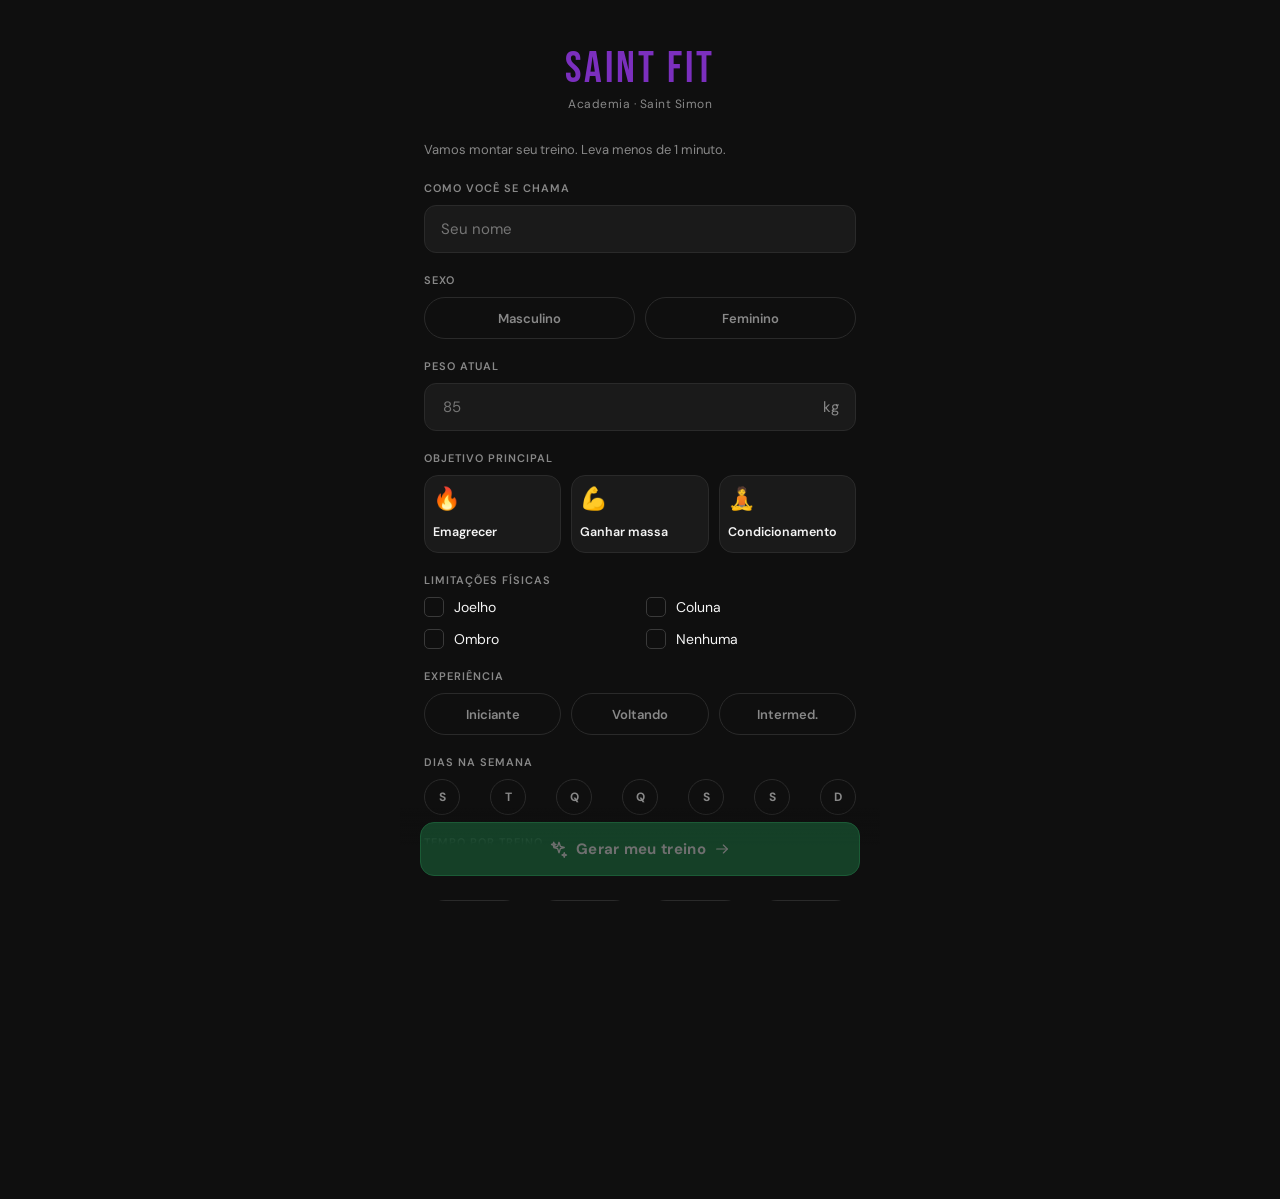
<file: index.html>
<!doctype html>
<html lang="pt-BR">
<head>
  <meta charset="utf-8" />
  <meta name="viewport" content="width=device-width, initial-scale=1, viewport-fit=cover" />

  <!-- Google tag (gtag.js) -->
  <script async src="https://www.googletagmanager.com/gtag/js?id=G-Q58YBJZD31"></script>
  <script>
    window.dataLayer = window.dataLayer || [];
    function gtag(){dataLayer.push(arguments);}
    gtag('js', new Date());
    // send_page_view=false → o router envia manualmente em cada rota
    // (hash routing não dispara pageview automático).
    gtag('config', 'G-Q58YBJZD31', { send_page_view: false });
  </script>

  <!-- Primary meta -->
  <title>Saint Fit — Treino de academia com plano ABC e progresso</title>
  <meta name="description" content="Saint Fit é um PWA gratuito de treino com plano ABC personalizado, XP, streak e vídeos de execução em português. Funciona offline, instala na tela inicial." />
  <meta name="keywords" content="treino, academia, PWA, plano ABC, hipertrofia, condicionamento, exercícios, fitness, treino em casa, app de treino" />
  <meta name="author" content="Matheus Teixeira" />
  <meta name="robots" content="index, follow" />
  <link rel="canonical" href="https://saint-fit.vercel.app/" />

  <!-- Open Graph (Facebook, WhatsApp, LinkedIn) -->
  <meta property="og:type" content="website" />
  <meta property="og:site_name" content="Saint Fit" />
  <meta property="og:title" content="Saint Fit — Treino ABC, XP, streak e vídeos de execução" />
  <meta property="og:description" content="PWA gratuito pra organizar seu treino. Plano ABC adaptado a limitações físicas, vídeos em português, funciona offline." />
  <meta property="og:url" content="https://saint-fit.vercel.app/" />
  <meta property="og:image" content="https://saint-fit.vercel.app/assets/og-banner.png" />
  <meta property="og:image:width" content="1200" />
  <meta property="og:image:height" content="630" />
  <meta property="og:image:alt" content="Saint Fit — PWA de treino com plano ABC" />
  <meta property="og:locale" content="pt_BR" />

  <!-- Twitter Card -->
  <meta name="twitter:card" content="summary_large_image" />
  <meta name="twitter:title" content="Saint Fit — Treino ABC com XP e vídeos" />
  <meta name="twitter:description" content="PWA gratuito pra organizar seu treino. Plano ABC adaptado, vídeos em português, offline-first." />
  <meta name="twitter:image" content="https://saint-fit.vercel.app/assets/og-banner.png" />
  <meta name="twitter:image:alt" content="Saint Fit — PWA de treino" />

  <!-- PWA / Mobile -->
  <meta name="theme-color" content="#7B2FBE" />
  <meta name="application-name" content="Saint Fit" />
  <meta name="apple-mobile-web-app-capable" content="yes" />
  <meta name="apple-mobile-web-app-status-bar-style" content="black-translucent" />
  <meta name="apple-mobile-web-app-title" content="Saint Fit" />
  <meta name="mobile-web-app-capable" content="yes" />
  <meta name="format-detection" content="telephone=no" />

  <link rel="manifest" href="./manifest.webmanifest" />
  <link rel="icon" type="image/svg+xml" href="./icons/icon.svg" />
  <link rel="icon" type="image/png" sizes="192x192" href="./icons/icon-192.png" />
  <link rel="icon" type="image/png" sizes="512x512" href="./icons/icon-512.png" />
  <link rel="mask-icon" href="./icons/icon.svg" color="#7B2FBE" />
  <!-- iOS Safari precisa de PNG — SVG não funciona em apple-touch-icon -->
  <link rel="apple-touch-icon" sizes="180x180" href="./icons/icon-180.png" />

  <!-- Structured data (Schema.org — WebApplication) -->
  <script type="application/ld+json">
  {
    "@context": "https://schema.org",
    "@type": "WebApplication",
    "name": "Saint Fit",
    "description": "PWA de treino com plano ABC personalizado, XP, streak e vídeos de execução em português.",
    "url": "https://saint-fit.vercel.app/",
    "applicationCategory": "HealthApplication",
    "operatingSystem": "Any",
    "offers": { "@type": "Offer", "price": "0", "priceCurrency": "BRL" },
    "inLanguage": "pt-BR"
  }
  </script>

  <link rel="preconnect" href="https://fonts.googleapis.com" />
  <link rel="preconnect" href="https://fonts.gstatic.com" crossorigin />
  <link rel="stylesheet" href="https://fonts.googleapis.com/css2?family=Bebas+Neue&family=DM+Sans:wght@400;500;600;700&display=swap" />
  <link rel="stylesheet" href="./styles/tokens.css" />
  <link rel="stylesheet" href="./styles/base.css" />
  <link rel="stylesheet" href="./styles/components.css" />
  <link rel="stylesheet" href="./styles/screens.css" />
</head>
<body>
  <div id="app" class="app-shell">
    <main id="view" class="view" aria-live="polite"></main>
    <nav id="bottom-nav" class="bottom-nav" aria-label="Navegação principal"></nav>
  </div>
  <script type="module" src="./js/app.js"></script>
</body>
</html>
</file>
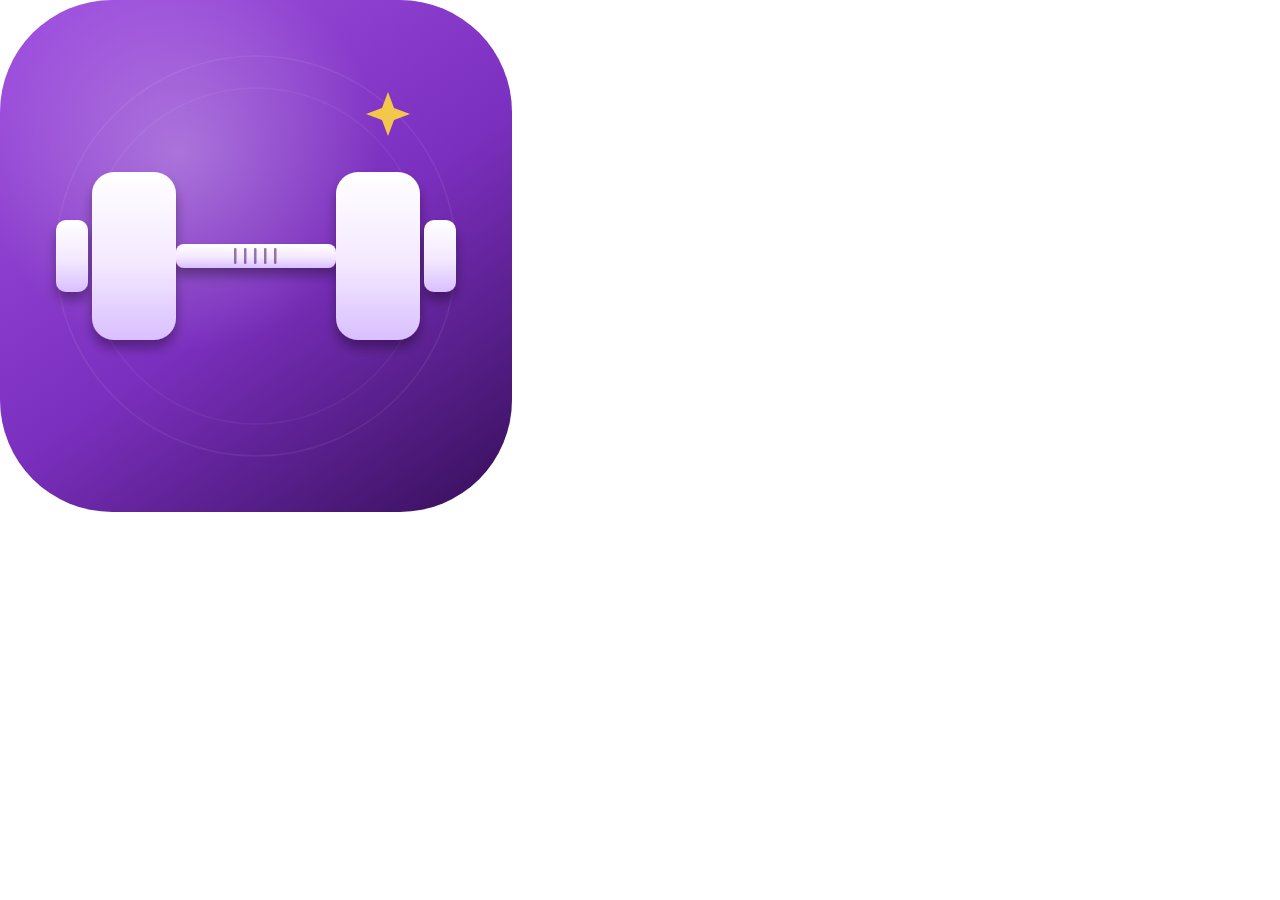
<file: design_files/icon-render.html>
<!doctype html>
<html>
<head>
  <meta charset="utf-8">
  <title>Icon render</title>
  <style>
    * { margin: 0; padding: 0; box-sizing: border-box; }
    html, body { background: transparent; overflow: hidden; }
    .icon-host {
      display: inline-block;
      line-height: 0;
    }
    .icon-host svg { display: block; width: 100%; height: 100%; }
  </style>
</head>
<body>
  <div id="host" class="icon-host"></div>
  <script>
    // Lê ?src=... e ?size=... da URL, carrega o SVG e renderiza no tamanho exato.
    const params = new URLSearchParams(location.search);
    const src = params.get('src') || '../icons/icon.svg';
    const size = parseInt(params.get('size') || '512', 10);
    const host = document.getElementById('host');
    host.style.width = size + 'px';
    host.style.height = size + 'px';
    fetch(src).then(r => r.text()).then(svg => {
      host.innerHTML = svg;
      document.title = 'ready';
    });
  </script>
</body>
</html>
</file>
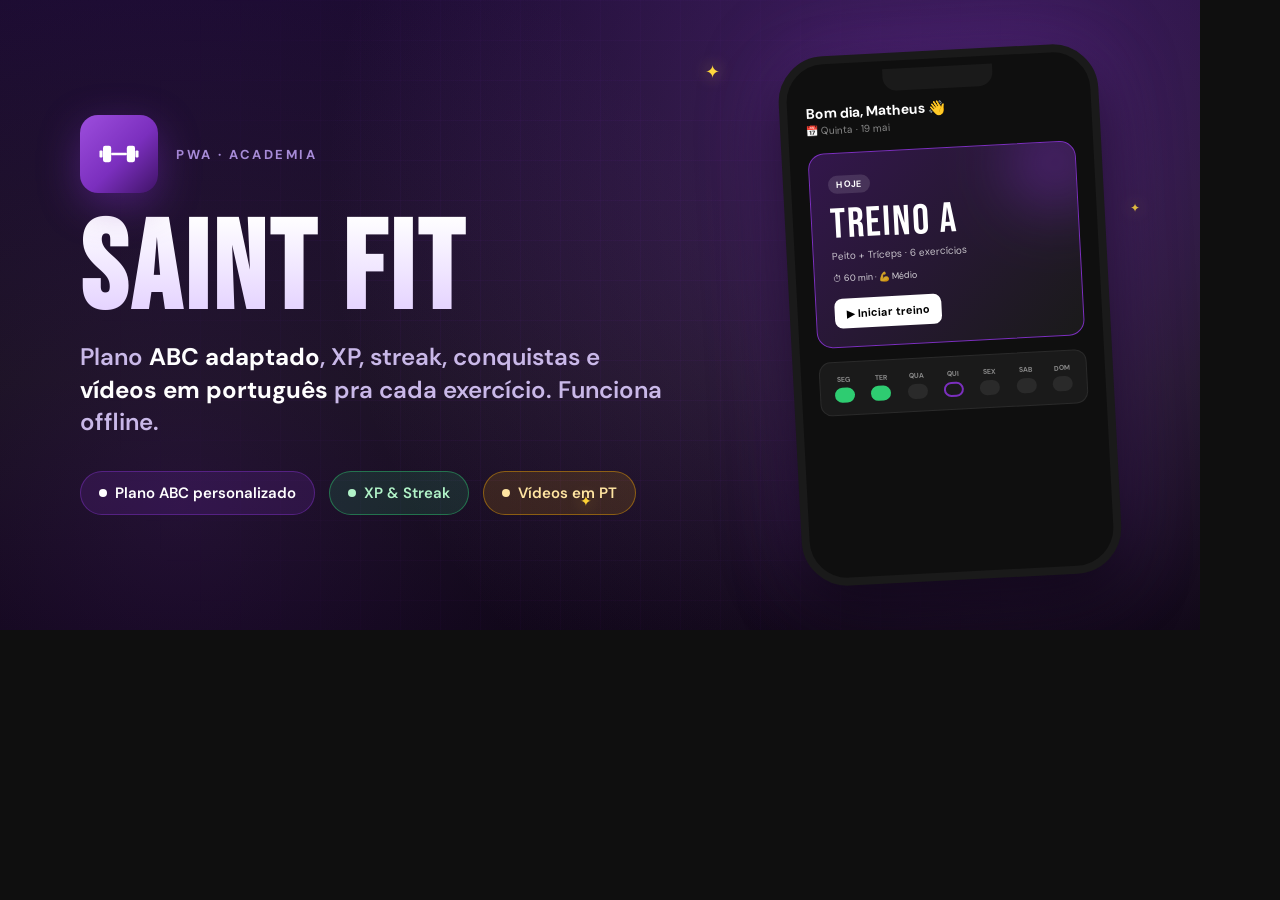
<file: design_files/og-banner.html>
<!doctype html>
<html lang="pt-BR">
<head>
  <meta charset="utf-8">
  <title>Saint Fit — OG Banner</title>
  <link rel="preconnect" href="https://fonts.googleapis.com">
  <link rel="preconnect" href="https://fonts.gstatic.com" crossorigin>
  <link rel="stylesheet" href="https://fonts.googleapis.com/css2?family=Bebas+Neue&family=DM+Sans:wght@400;500;600;700&display=swap">
  <style>
    * { margin: 0; padding: 0; box-sizing: border-box; }
    html, body {
      width: 1200px;
      height: 630px;
      overflow: hidden;
      background: #0F0F0F;
      font-family: 'DM Sans', system-ui, sans-serif;
      color: #fff;
    }
    .banner {
      width: 1200px;
      height: 630px;
      position: relative;
      background:
        radial-gradient(circle at 80% 30%, rgba(157, 78, 221, 0.35), transparent 60%),
        radial-gradient(circle at 15% 80%, rgba(123, 47, 190, 0.22), transparent 55%),
        linear-gradient(180deg, #1A0B2E 0%, #0F0F0F 60%, #060309 100%);
      display: flex;
      align-items: center;
      padding: 70px 80px;
      overflow: hidden;
    }
    /* Grid de fundo sutil */
    .banner::before {
      content: '';
      position: absolute;
      inset: 0;
      background-image:
        linear-gradient(rgba(123,47,190,0.06) 1px, transparent 1px),
        linear-gradient(90deg, rgba(123,47,190,0.06) 1px, transparent 1px);
      background-size: 40px 40px;
      mask-image: radial-gradient(circle at 50% 50%, #000 30%, transparent 75%);
      -webkit-mask-image: radial-gradient(circle at 50% 50%, #000 30%, transparent 75%);
    }
    .left {
      flex: 1;
      max-width: 720px;
      position: relative;
      z-index: 2;
    }
    .brand-row {
      display: flex;
      align-items: center;
      gap: 18px;
      margin-bottom: 22px;
    }
    .logo {
      width: 78px;
      height: 78px;
      border-radius: 18px;
      background: linear-gradient(135deg, #9D4EDD 0%, #7B2FBE 55%, #3F1366 100%);
      display: flex;
      align-items: center;
      justify-content: center;
      box-shadow: 0 12px 40px rgba(123,47,190,0.45);
      position: relative;
    }
    .logo svg { width: 50px; height: 50px; }
    .small-tag {
      font-family: 'DM Sans', sans-serif;
      font-size: 13px;
      font-weight: 700;
      letter-spacing: 2.5px;
      color: #A78BD7;
      text-transform: uppercase;
    }
    .brand {
      font-family: 'Bebas Neue', Impact, sans-serif;
      font-size: 124px;
      letter-spacing: 4px;
      line-height: 0.92;
      color: #fff;
      margin-bottom: 12px;
      background: linear-gradient(180deg, #fff 0%, #E0CBFF 100%);
      -webkit-background-clip: text;
      background-clip: text;
      -webkit-text-fill-color: transparent;
    }
    .tagline {
      font-size: 24px;
      font-weight: 600;
      color: #C9B8E8;
      line-height: 1.35;
      margin-bottom: 32px;
      max-width: 600px;
    }
    .tagline strong { color: #fff; font-weight: 700; }
    .features {
      display: flex;
      gap: 14px;
      flex-wrap: wrap;
    }
    .pill {
      padding: 11px 18px;
      border-radius: 999px;
      background: rgba(123, 47, 190, 0.18);
      border: 1px solid rgba(123, 47, 190, 0.5);
      font-size: 15px;
      font-weight: 600;
      color: #fff;
      display: inline-flex;
      align-items: center;
      gap: 8px;
    }
    .pill.green { background: rgba(46,204,113,0.14); border-color: rgba(46,204,113,0.45); color: #B0F2C7; }
    .pill.orange { background: rgba(240,165,0,0.14); border-color: rgba(240,165,0,0.45); color: #FFE4A1; }
    .pill .dot { width: 8px; height: 8px; border-radius: 999px; background: currentColor; }

    /* Right side: phone mockup */
    .right {
      width: 340px;
      flex-shrink: 0;
      position: relative;
      display: flex;
      align-items: center;
      justify-content: center;
      z-index: 2;
    }
    .phone {
      width: 320px;
      height: 530px;
      border-radius: 46px;
      background: #0F0F0F;
      border: 8px solid #1A1A1A;
      box-shadow:
        0 30px 60px rgba(0,0,0,0.6),
        0 0 80px rgba(123,47,190,0.35);
      padding: 26px 18px 18px;
      position: relative;
      overflow: hidden;
      transform: rotate(-3deg);
    }
    .phone::before {
      content: '';
      position: absolute;
      top: 8px;
      left: 50%;
      transform: translateX(-50%);
      width: 110px;
      height: 22px;
      background: #1A1A1A;
      border-radius: 0 0 14px 14px;
    }
    .phone-greet {
      margin-top: 14px;
      font-size: 14px;
      font-weight: 700;
    }
    .phone-date {
      font-size: 10px;
      color: #888;
      margin-top: 2px;
    }
    .hero-card {
      margin-top: 16px;
      border-radius: 16px;
      padding: 18px;
      background: linear-gradient(135deg, rgba(74,27,115,0.6) 0%, #1A1A1A 100%);
      border: 1px solid #7B2FBE;
      position: relative;
      overflow: hidden;
    }
    .hero-card::after {
      content: '';
      position: absolute;
      top: -30px;
      right: -30px;
      width: 100px;
      height: 100px;
      border-radius: 999px;
      background: rgba(123,47,190,0.4);
      filter: blur(30px);
    }
    .badge {
      display: inline-block;
      padding: 3px 8px;
      border-radius: 999px;
      background: rgba(255,255,255,0.12);
      color: #fff;
      font-size: 9px;
      font-weight: 700;
      letter-spacing: 0.4px;
      text-transform: uppercase;
    }
    .hero-title {
      font-family: 'Bebas Neue', Impact, sans-serif;
      font-size: 42px;
      letter-spacing: 1.8px;
      line-height: 0.95;
      margin-top: 12px;
    }
    .hero-sub {
      font-size: 10px;
      color: rgba(255,255,255,0.72);
      margin-top: 4px;
    }
    .hero-meta {
      display: flex;
      gap: 10px;
      margin-top: 10px;
      font-size: 9px;
      color: rgba(255,255,255,0.8);
    }
    .hero-btn {
      margin-top: 14px;
      background: #fff;
      color: #000;
      border-radius: 8px;
      padding: 8px 12px;
      font-size: 11px;
      font-weight: 700;
      display: inline-flex;
      align-items: center;
      gap: 6px;
    }
    .week-card {
      margin-top: 14px;
      background: #1A1A1A;
      border: 1px solid #2A2A2A;
      border-radius: 12px;
      padding: 12px;
    }
    .week-row {
      display: flex;
      justify-content: space-between;
      gap: 4px;
    }
    .day {
      width: 24px;
      height: 28px;
      display: flex;
      flex-direction: column;
      align-items: center;
      gap: 4px;
    }
    .day .ll {
      font-size: 7px;
      color: #888;
      font-weight: 700;
    }
    .day .circle {
      width: 20px;
      height: 20px;
      border-radius: 999px;
      background: #2A2A2A;
      display: flex;
      align-items: center;
      justify-content: center;
    }
    .day.done .circle { background: #2ECC71; }
    .day.today .circle { background: transparent; border: 2px solid #7B2FBE; }

    /* Sparkle accents */
    .spark {
      position: absolute;
      color: #FFD93D;
      filter: drop-shadow(0 0 8px rgba(255,217,61,0.6));
    }
    .spark.s1 { top: 60px; right: 480px; font-size: 18px; }
    .spark.s2 { bottom: 120px; left: 580px; font-size: 14px; }
    .spark.s3 { top: 200px; right: 60px; font-size: 12px; }
  </style>
</head>
<body>
  <div class="banner">
    <div class="left">
      <div class="brand-row">
        <div class="logo">
          <!-- inline icon (dumbbell) -->
          <svg viewBox="0 0 512 512" xmlns="http://www.w3.org/2000/svg">
            <g fill="#fff">
              <rect x="56" y="220" width="32" height="72" rx="10"/>
              <rect x="92" y="172" width="84" height="168" rx="22"/>
              <rect x="176" y="244" width="160" height="24" rx="8"/>
              <rect x="336" y="172" width="84" height="168" rx="22"/>
              <rect x="424" y="220" width="32" height="72" rx="10"/>
            </g>
          </svg>
        </div>
        <div>
          <div class="small-tag">PWA · ACADEMIA</div>
        </div>
      </div>
      <h1 class="brand">SAINT FIT</h1>
      <p class="tagline">
        Plano <strong>ABC adaptado</strong>, XP, streak, conquistas e <strong>vídeos em português</strong> pra cada exercício. Funciona offline.
      </p>
      <div class="features">
        <span class="pill"><span class="dot"></span>Plano ABC personalizado</span>
        <span class="pill green"><span class="dot"></span>XP &amp; Streak</span>
        <span class="pill orange"><span class="dot"></span>Vídeos em PT</span>
      </div>
    </div>

    <div class="right">
      <div class="phone">
        <div class="phone-greet">Bom dia, Matheus 👋</div>
        <div class="phone-date">📅 Quinta · 19 mai</div>
        <div class="hero-card">
          <span class="badge">Hoje</span>
          <div class="hero-title">TREINO A</div>
          <div class="hero-sub">Peito + Tríceps · 6 exercícios</div>
          <div class="hero-meta">⏱ 60 min · 💪 Médio</div>
          <div class="hero-btn">▶ Iniciar treino</div>
        </div>
        <div class="week-card">
          <div class="week-row">
            <div class="day done"><span class="ll">SEG</span><div class="circle"></div></div>
            <div class="day done"><span class="ll">TER</span><div class="circle"></div></div>
            <div class="day"><span class="ll">QUA</span><div class="circle"></div></div>
            <div class="day today"><span class="ll">QUI</span><div class="circle"></div></div>
            <div class="day"><span class="ll">SEX</span><div class="circle"></div></div>
            <div class="day"><span class="ll">SAB</span><div class="circle"></div></div>
            <div class="day"><span class="ll">DOM</span><div class="circle"></div></div>
          </div>
        </div>
      </div>
    </div>

    <div class="spark s1">✦</div>
    <div class="spark s2">✦</div>
    <div class="spark s3">✦</div>
  </div>
</body>
</html>
</file>
<file: styles/tokens.css>
:root {
  /* Cores */
  --sf-bg:            #0F0F0F;
  --sf-surface:       #1A1A1A;
  --sf-surface-alt:   #141414;
  --sf-primary:       #7B2FBE;
  --sf-primary-dim:   #4A1B73;
  --sf-primary-soft:  rgba(123, 47, 190, 0.16);
  --sf-secondary:     #2ECC71;
  --sf-secondary-dim: #1F8A4D;
  --sf-secondary-soft:rgba(46, 204, 113, 0.14);
  --sf-accent:        #F0A500;
  --sf-accent-soft:   rgba(240, 165, 0, 0.14);
  --sf-text:          #F5F5F5;
  --sf-text-muted:    #888888;
  --sf-text-dim:      #5A5A5A;
  --sf-border:        #2A2A2A;
  --sf-border-strong: #3A3A3A;
  --sf-danger:        #E63946;
  --sf-blue:          #3A86FF;
  --sf-orange:        #FF6B35;

  /* Cores de nível */
  --sf-level-1: #888888;
  --sf-level-2: #2D6A4F;
  --sf-level-3: #2ECC71;
  --sf-level-4: #3A86FF;
  --sf-level-5: #7B2FBE;
  --sf-level-6: #F0A500;
  --sf-level-7: #FF6B35;
  --sf-level-8: #E63946;

  /* Tipografia */
  --sf-display: "Bebas Neue", "Oswald", Impact, sans-serif;
  --sf-body:    "DM Sans", "Inter", system-ui, -apple-system, sans-serif;

  /* Espaçamento (múltiplos de 4) */
  --sf-space-1:  4px;
  --sf-space-2:  8px;
  --sf-space-3:  10px;
  --sf-space-4:  12px;
  --sf-space-5:  14px;
  --sf-space-6:  16px;
  --sf-space-7:  18px;
  --sf-space-8:  20px;
  --sf-space-9:  22px;
  --sf-space-10: 24px;
  --sf-space-12: 28px;

  /* Border radius */
  --sf-radius-sm:    6px;
  --sf-radius-md:    12px;
  --sf-radius-lg:    14px;
  --sf-radius-xl:    16px;
  --sf-radius-2xl:   18px;
  --sf-radius-3xl:   22px;
  --sf-radius-modal: 24px;
  --sf-radius-pill:  999px;

  /* Safe areas (iOS) */
  --sf-safe-top:    env(safe-area-inset-top, 0px);
  --sf-safe-bottom: env(safe-area-inset-bottom, 0px);

  /* Bottom nav */
  --sf-nav-height: 78px;
}
</file>
<file: styles/base.css>
*, *::before, *::after { box-sizing: border-box; }

html, body {
  margin: 0;
  padding: 0;
  background: var(--sf-bg);
  color: var(--sf-text);
  font-family: var(--sf-body);
  -webkit-font-smoothing: antialiased;
  -moz-osx-font-smoothing: grayscale;
  text-rendering: optimizeLegibility;
}

html { height: 100%; }
body {
  min-height: 100%;
  min-height: 100dvh;
  overscroll-behavior-y: none;
}

button, input, select, textarea {
  font: inherit;
  color: inherit;
}

button {
  background: none;
  border: 0;
  padding: 0;
  cursor: pointer;
  color: inherit;
}

a { color: inherit; text-decoration: none; }

img, svg { display: block; max-width: 100%; }

/* App shell */
.app-shell {
  position: relative;
  width: 100%;
  min-height: 100vh;
  min-height: 100dvh;
  max-width: 480px;
  margin: 0 auto;
  background: var(--sf-bg);
}

.view {
  padding-top: var(--sf-safe-top);
  padding-bottom: calc(var(--sf-nav-height) + var(--sf-safe-bottom));
}

/* Display + body type helpers */
.display {
  font-family: var(--sf-display);
  font-weight: 400;
  line-height: 0.95;
  letter-spacing: 1.5px;
  color: var(--sf-text);
}

.section-label {
  font-family: var(--sf-body);
  font-size: 11px;
  font-weight: 600;
  color: var(--sf-text-muted);
  letter-spacing: 1px;
  text-transform: uppercase;
}

.muted { color: var(--sf-text-muted); }
.dim   { color: var(--sf-text-dim); }
.italic { font-style: italic; }
</file>
<file: styles/components.css>
/* ─────────────────────────────────────────────────────────────
   Card
   ───────────────────────────────────────────────────────────── */
.card {
  background: var(--sf-surface);
  border: 1px solid var(--sf-border);
  border-radius: var(--sf-radius-xl);
  padding: var(--sf-space-6);
  position: relative;
}
.card--lg     { border-radius: var(--sf-radius-2xl); }
.card--p-18   { padding: var(--sf-space-7); }
.card--p-22   { padding: var(--sf-space-9); }
.card--p-0    { padding: 0; }

/* ─────────────────────────────────────────────────────────────
   Pill
   ───────────────────────────────────────────────────────────── */
.pill {
  display: inline-flex;
  align-items: center;
  gap: var(--sf-space-1);
  padding: 4px 10px;
  border-radius: var(--sf-radius-pill);
  background: var(--sf-primary);
  color: #fff;
  font-family: var(--sf-body);
  font-weight: 600;
  font-size: 11px;
  letter-spacing: 0.3px;
  text-transform: uppercase;
  white-space: nowrap;
}
.pill--ghost {
  background: rgba(255, 255, 255, 0.12);
}
.pill--done {
  background: var(--sf-secondary);
  color: #000;
  display: inline-flex;
  align-items: center;
  gap: 4px;
}

/* ─────────────────────────────────────────────────────────────
   Tag (mini chip)
   ───────────────────────────────────────────────────────────── */
.tag {
  display: inline-flex;
  align-items: center;
  padding: 3px 8px;
  border-radius: var(--sf-radius-sm);
  background: rgba(255, 255, 255, 0.05);
  color: var(--sf-text-muted);
  font-family: var(--sf-body);
  font-weight: 500;
  font-size: 10.5px;
  letter-spacing: 0.2px;
  border: 1px solid var(--sf-border);
}

/* ─────────────────────────────────────────────────────────────
   Buttons (CTA)
   ───────────────────────────────────────────────────────────── */
.btn {
  display: inline-flex;
  align-items: center;
  justify-content: center;
  gap: var(--sf-space-2);
  height: 48px;
  padding: 0 var(--sf-space-6);
  border-radius: var(--sf-radius-md);
  font-family: var(--sf-body);
  font-weight: 700;
  font-size: 14px;
  letter-spacing: 0.3px;
  color: #fff;
  background: var(--sf-surface);
  border: 1px solid var(--sf-border);
  width: 100%;
  cursor: pointer;
  -webkit-tap-highlight-color: transparent;
  transition: transform 120ms ease, opacity 120ms ease;
}
.btn:active { transform: scale(0.985); }
.btn:disabled { opacity: 0.4; pointer-events: none; }

.btn--light {
  background: #fff;
  color: #000;
}
.btn--ghost {
  background: rgba(255, 255, 255, 0.08);
  color: var(--sf-text);
  border: 1px solid rgba(255, 255, 255, 0.18);
}
.btn--primary {
  background: var(--sf-primary);
  color: #fff;
  border: 0;
  box-shadow: 0 8px 24px rgba(123, 47, 190, 0.4);
}
.btn--success {
  background: var(--sf-secondary-dim);
  color: #fff;
  border: 1px solid var(--sf-secondary);
}
.btn--lg { height: 54px; border-radius: var(--sf-radius-lg); font-size: 15px; }

/* ─────────────────────────────────────────────────────────────
   Icon circle (used in top bar, history avatars)
   ───────────────────────────────────────────────────────────── */
.icon-btn {
  width: 36px;
  height: 36px;
  border-radius: var(--sf-radius-pill);
  background: var(--sf-surface);
  border: 1px solid var(--sf-border);
  display: inline-flex;
  align-items: center;
  justify-content: center;
  flex-shrink: 0;
}

/* ─────────────────────────────────────────────────────────────
   Bottom nav
   ───────────────────────────────────────────────────────────── */
.bottom-nav {
  position: fixed;
  bottom: 0;
  left: 50%;
  transform: translateX(-50%);
  width: 100%;
  max-width: 480px;
  height: calc(var(--sf-nav-height) + var(--sf-safe-bottom));
  padding-top: 10px;
  padding-bottom: calc(18px + var(--sf-safe-bottom));
  background: rgba(15, 15, 15, 0.96);
  -webkit-backdrop-filter: blur(14px);
  backdrop-filter: blur(14px);
  border-top: 1px solid var(--sf-border);
  display: flex;
  justify-content: space-around;
  align-items: flex-start;
  z-index: 20;
}

.bottom-nav__item {
  display: flex;
  flex-direction: column;
  align-items: center;
  gap: 4px;
  color: var(--sf-text-muted);
  font-family: var(--sf-body);
  font-size: 9.5px;
  font-weight: 500;
  letter-spacing: 0.2px;
  padding: 4px 6px;
  -webkit-tap-highlight-color: transparent;
}
.bottom-nav__item.is-active {
  color: var(--sf-primary);
  font-weight: 600;
}
.bottom-nav__item svg {
  stroke-width: 1.6;
}
.bottom-nav__item.is-active svg {
  stroke-width: 2;
}

/* ─────────────────────────────────────────────────────────────
   Greeting row (shared)
   ───────────────────────────────────────────────────────────── */
.greeting {
  display: flex;
  justify-content: space-between;
  align-items: flex-start;
  margin-top: var(--sf-space-4);
  margin-bottom: var(--sf-space-9);
}
.greeting__name {
  display: flex;
  align-items: center;
  gap: 6px;
  font-family: var(--sf-body);
  font-size: 19px;
  font-weight: 700;
}
.greeting__date {
  display: flex;
  align-items: center;
  gap: 6px;
  font-size: 12px;
  color: var(--sf-text-muted);
  margin-top: 4px;
}

/* ─────────────────────────────────────────────────────────────
   Day circle (weekly progress)
   ───────────────────────────────────────────────────────────── */
.day {
  display: flex;
  flex-direction: column;
  align-items: center;
  gap: 6px;
}
.day__label {
  font-family: var(--sf-body);
  font-size: 10px;
  color: var(--sf-text-muted);
  letter-spacing: 0.5px;
}
.day__circle {
  width: 32px;
  height: 32px;
  border-radius: var(--sf-radius-pill);
  border: 1.5px solid var(--sf-border);
  display: flex;
  align-items: center;
  justify-content: center;
  background: transparent;
}
.day--done .day__circle {
  background: var(--sf-secondary);
  border-color: var(--sf-secondary);
  color: #000;
}
.day--today .day__circle {
  background: var(--sf-primary);
  border-color: var(--sf-primary);
}
.day--today .day__circle::after {
  content: "";
  width: 6px;
  height: 6px;
  border-radius: 3px;
  background: #fff;
}
.day--rest .day__circle {
  border-style: dashed;
  border-color: var(--sf-border);
}

/* ─────────────────────────────────────────────────────────────
   Sticky bottom CTA wrapper (Onboarding/Workout)
   ───────────────────────────────────────────────────────────── */
.sticky-cta {
  position: fixed;
  bottom: var(--sf-nav-height);
  left: 50%;
  transform: translateX(-50%);
  width: 100%;
  max-width: 480px;
  padding: var(--sf-space-5) var(--sf-space-8) calc(var(--sf-space-10) + var(--sf-safe-bottom));
  background: linear-gradient(to top, var(--sf-bg) 60%, rgba(15, 15, 15, 0));
  z-index: 15;
  pointer-events: none;
}
.sticky-cta > * {
  pointer-events: auto;
}
.sticky-cta--no-nav {
  bottom: 0;
}
.sticky-cta--stack {
  display: flex;
  flex-direction: column;
  gap: 8px;
}

.btn-link {
  background: transparent;
  border: 0;
  color: var(--sf-text-muted);
  font-family: var(--sf-body);
  font-size: 13px;
  font-weight: 600;
  padding: 6px 8px;
  cursor: pointer;
  text-decoration: underline;
  text-decoration-color: rgba(255,255,255,0.2);
  text-underline-offset: 3px;
  transition: color 120ms ease;
}
.btn-link:hover { color: #fff; }
.btn-link:active { transform: scale(0.96); }

.cta-secondary-row {
  display: flex;
  align-items: center;
  justify-content: center;
  gap: 4px;
}
.cta-sep {
  color: var(--sf-text-dim);
  font-size: 13px;
}

/* ─────────────────────────────────────────────────────────────
   Toast (XP earned, level-up summary)
   ───────────────────────────────────────────────────────────── */
.toast {
  position: fixed;
  left: 50%;
  bottom: calc(var(--sf-nav-height) + 90px + var(--sf-safe-bottom));
  transform: translate(-50%, 24px);
  opacity: 0;
  z-index: 60;
  padding: 14px 20px;
  border-radius: var(--sf-radius-lg);
  background: linear-gradient(180deg, #1A1A1A 0%, #0F0F0F 100%);
  border: 1.5px solid var(--sf-primary);
  box-shadow: 0 0 40px rgba(123, 47, 190, 0.55), 0 18px 40px rgba(0, 0, 0, 0.6);
  text-align: center;
  min-width: 220px;
  transition: opacity 200ms ease, transform 240ms cubic-bezier(0.18, 0.89, 0.32, 1.28);
  pointer-events: none;
}
.toast.is-visible {
  opacity: 1;
  transform: translate(-50%, 0);
}
.toast__title {
  font-family: var(--sf-display);
  font-size: 32px;
  letter-spacing: 1.5px;
  color: var(--sf-secondary);
  line-height: 1;
}
.toast__line {
  margin-top: 6px;
  font-size: 12.5px;
  color: var(--sf-text);
  font-weight: 600;
}
.toast--error {
  border-color: #E63946;
  box-shadow: 0 0 40px rgba(230, 57, 70, 0.5), 0 18px 40px rgba(0, 0, 0, 0.6);
}
.toast--error .toast__line { color: #fff; }

/* ─────────────────────────────────────────────────────────────
   Modals (Level Up + Badge)
   ───────────────────────────────────────────────────────────── */
.modal {
  position: fixed;
  inset: 0;
  z-index: 80;
  display: flex;
  align-items: center;
  justify-content: center;
  padding: 0 24px;
  opacity: 0;
  pointer-events: none;
  transition: opacity 240ms ease;
}
.modal.is-visible {
  opacity: 1;
  pointer-events: auto;
}
.modal__backdrop {
  position: absolute;
  inset: 0;
  background: rgba(0, 0, 0, 0.7);
  -webkit-backdrop-filter: blur(8px);
  backdrop-filter: blur(8px);
}

.modal__card {
  --accent: var(--sf-primary);
  position: relative;
  width: 100%;
  max-width: 380px;
  border-radius: var(--sf-radius-modal);
  background: linear-gradient(180deg, #1A1A1A 0%, #0F0F0F 100%);
  border: 1.5px solid var(--accent);
  box-shadow: 0 0 60px color-mix(in srgb, var(--accent) 60%, transparent),
              0 30px 60px rgba(0, 0, 0, 0.6);
  padding: 24px 22px 22px;
  text-align: center;
  overflow: hidden;
  transform: scale(0.85);
  transition: transform 300ms cubic-bezier(0.18, 0.89, 0.32, 1.28);
}
.modal.is-visible .modal__card {
  transform: scale(1);
}

.modal__radial {
  position: absolute;
  top: -80px;
  left: 50%;
  transform: translateX(-50%);
  width: 300px;
  height: 300px;
  border-radius: 999px;
  background: var(--accent);
  filter: blur(80px);
  opacity: 0.4;
  pointer-events: none;
}
.modal__radial--orange {
  background: var(--sf-orange);
  opacity: 0.35;
}

.modal__content {
  position: relative;
  display: flex;
  flex-direction: column;
  align-items: center;
  gap: 6px;
}

.modal__badge-pill {
  display: inline-flex;
  align-items: center;
  gap: 6px;
  padding: 5px 12px;
  border-radius: var(--sf-radius-pill);
  background: var(--accent);
  color: #fff;
  font-family: var(--sf-body);
  font-size: 10px;
  font-weight: 700;
  letter-spacing: 1.5px;
  text-transform: uppercase;
  margin-bottom: 12px;
}
.modal__badge-pill--green {
  background: var(--sf-secondary);
  color: #000;
}

.modal__orb {
  position: relative;
  width: 120px;
  height: 120px;
  border-radius: 999px;
  margin: 0 auto 14px;
  background: radial-gradient(circle, rgba(123, 47, 190, 0.4) 0%, rgba(123, 47, 190, 0.07) 70%);
  border: 2.5px solid var(--accent);
  display: flex;
  align-items: center;
  justify-content: center;
  box-shadow: 0 0 50px var(--accent), inset 0 0 30px rgba(123, 47, 190, 0.4);
}
.modal__orb-ring {
  position: absolute;
  border-radius: 999px;
  border: 1px solid color-mix(in srgb, var(--accent) 33%, transparent);
  pointer-events: none;
}
.modal__orb-ring--inner { inset: -6px; }
.modal__orb-ring--outer {
  inset: -14px;
  border-color: color-mix(in srgb, var(--accent) 14%, transparent);
  animation: orb-pulse 2s ease-in-out infinite;
}

.modal__title {
  font-family: var(--sf-display);
  font-size: 56px;
  letter-spacing: 3px;
  line-height: 1;
  margin-top: 4px;
}
.modal__subtitle {
  font-size: 13px;
  font-weight: 600;
  color: var(--accent);
  margin-top: 8px;
  letter-spacing: 1px;
  text-transform: uppercase;
}
.modal__subtitle--muted {
  color: var(--sf-text-muted);
  text-transform: none;
  letter-spacing: 0;
  font-weight: 400;
}

.modal__xp-chip {
  display: inline-flex;
  align-items: center;
  gap: 8px;
  padding: 8px 16px;
  border-radius: var(--sf-radius-pill);
  background: var(--sf-surface);
  border: 1px solid var(--sf-border);
  margin-top: 14px;
  font-family: var(--sf-body);
  font-size: 12.5px;
  font-weight: 700;
  color: var(--sf-text);
}

.modal__divider {
  height: 1px;
  width: 60%;
  margin: 20px auto 16px;
  background: linear-gradient(to right, transparent, var(--sf-border), transparent);
}

.modal__quote {
  font-family: var(--sf-body);
  font-size: 13.5px;
  color: rgba(255, 255, 255, 0.85);
  font-style: italic;
  line-height: 1.55;
  padding: 0 8px;
  margin-bottom: 22px;
  text-wrap: pretty;
}

.modal__hint {
  font-size: 12.5px;
  color: var(--sf-text-muted);
  line-height: 1.5;
  padding: 0 4px;
  margin-bottom: 18px;
}

.modal__stats {
  display: flex;
  gap: 10px;
  margin-top: 18px;
  width: 100%;
}
.modal__stat {
  flex: 1;
  padding: 10px 8px;
  border-radius: 12px;
  background: var(--sf-surface);
  border: 1px solid var(--sf-border);
  text-align: left;
}
.modal__stat--wide { flex: 1.4; }
.modal__stat .section-label { margin-bottom: 3px; }

/* ── Video modal (exercise tutorials) */
.modal--video { padding: 0 16px; }
.modal--video .modal__backdrop { background: rgba(0, 0, 0, 0.82); }
.modal__video-card {
  position: relative;
  width: 100%;
  max-width: 520px;
  border-radius: var(--sf-radius-modal);
  background: #0A0A0A;
  border: 1px solid var(--sf-border);
  box-shadow: 0 20px 60px rgba(0, 0, 0, 0.6);
  overflow: hidden;
  transform: scale(0.92);
  transition: transform 280ms cubic-bezier(0.18, 0.89, 0.32, 1.28);
}
.modal.is-visible .modal__video-card { transform: scale(1); }
.modal__video-header {
  display: flex;
  align-items: center;
  justify-content: space-between;
  gap: var(--sf-space-4);
  padding: 12px 14px;
  border-bottom: 1px solid var(--sf-border);
  background: linear-gradient(180deg, #141414 0%, #0F0F0F 100%);
}
.modal__video-title {
  font-size: 13px;
  font-weight: 600;
  color: #fff;
  min-width: 0;
  overflow: hidden;
  text-overflow: ellipsis;
  white-space: nowrap;
}
.modal__video-close {
  width: 32px;
  height: 32px;
  border-radius: 999px;
  background: rgba(255, 255, 255, 0.08);
  border: 1px solid var(--sf-border);
  display: inline-flex;
  align-items: center;
  justify-content: center;
  cursor: pointer;
  flex-shrink: 0;
  transition: background 120ms ease, transform 120ms ease;
}
.modal__video-close:hover { background: rgba(255, 255, 255, 0.16); }
.modal__video-close:active { transform: scale(0.92); }
.modal__video-frame {
  position: relative;
  width: 100%;
  aspect-ratio: 16 / 9;
  background: #000;
}
.modal__video-frame iframe {
  position: absolute;
  inset: 0;
  width: 100%;
  height: 100%;
  border: 0;
}

/* ── Workout summary modal */
.modal__summary-card {
  --accent: var(--sf-secondary);
  position: relative;
  width: 100%;
  max-width: 380px;
  border-radius: var(--sf-radius-modal);
  background: linear-gradient(180deg, #1A1A1A 0%, #0F0F0F 100%);
  border: 1.5px solid var(--accent);
  box-shadow:
    0 0 60px rgba(46, 204, 113, 0.4),
    0 30px 60px rgba(0, 0, 0, 0.6);
  padding: 24px 22px 22px;
  text-align: center;
  overflow: hidden;
  transform: scale(0.85);
  transition: transform 300ms cubic-bezier(0.18, 0.89, 0.32, 1.28);
}
.modal.is-visible .modal__summary-card { transform: scale(1); }

.modal__summary-header { margin-bottom: 18px; }
.modal__summary-badge {
  display: inline-flex;
  align-items: center;
  gap: 4px;
  padding: 5px 12px;
  border-radius: 999px;
  background: var(--sf-secondary);
  color: #000;
  font-size: 10px;
  font-weight: 800;
  letter-spacing: 0.7px;
  margin-bottom: 12px;
}
.modal__summary-title {
  font-family: var(--sf-display);
  font-size: 48px;
  letter-spacing: 2px;
  line-height: 0.95;
  color: #fff;
}
.modal__summary-sub {
  font-size: 13px;
  color: var(--sf-text-muted);
  margin-top: 4px;
}
.modal__summary-xp {
  display: flex;
  align-items: baseline;
  justify-content: center;
  gap: 8px;
  margin: 14px 0 22px;
}
.modal__summary-xp-num {
  font-family: var(--sf-display);
  font-size: 56px;
  line-height: 1;
  color: var(--sf-secondary);
  letter-spacing: 1px;
}
.modal__summary-xp-label {
  font-size: 13px;
  color: var(--sf-text-muted);
  font-weight: 600;
}
.modal__summary-grid {
  display: grid;
  grid-template-columns: 1fr 1fr;
  gap: 8px;
  margin-bottom: 18px;
}
.modal__summary-stat {
  background: rgba(255,255,255,0.04);
  border: 1px solid var(--sf-border);
  border-radius: 12px;
  padding: 12px 10px;
  display: flex;
  flex-direction: column;
  align-items: center;
  gap: 4px;
}
.modal__summary-stat-icon {
  display: inline-flex;
  align-items: center;
  justify-content: center;
  width: 28px;
  height: 28px;
  border-radius: 999px;
  background: rgba(255,255,255,0.04);
}
.modal__summary-stat-val {
  font-family: var(--sf-display);
  font-size: 18px;
  letter-spacing: 0.5px;
  color: #fff;
}
.modal__summary-stat-label {
  font-size: 10.5px;
  font-weight: 600;
  color: var(--sf-text-muted);
  text-transform: uppercase;
  letter-spacing: 0.4px;
}
.modal__summary-bonus {
  display: inline-flex;
  align-items: center;
  gap: 6px;
  margin-bottom: 16px;
  padding: 8px 14px;
  border-radius: 999px;
  background: rgba(240,165,0,0.12);
  border: 1px solid rgba(240,165,0,0.35);
  color: var(--sf-accent);
  font-size: 12px;
  font-weight: 600;
}

/* ── Release note modal (one-shot announcement) */
.modal--release { padding: 0 20px; }
.modal__release-card {
  --accent: var(--sf-primary);
  position: relative;
  width: 100%;
  max-width: 400px;
  border-radius: var(--sf-radius-modal);
  background: linear-gradient(180deg, #1A1A1A 0%, #0F0F0F 100%);
  border: 1.5px solid var(--accent);
  box-shadow:
    0 0 60px rgba(123, 47, 190, 0.4),
    0 30px 60px rgba(0, 0, 0, 0.6);
  padding: 28px 22px 22px;
  text-align: center;
  transform: scale(0.88);
  transition: transform 280ms cubic-bezier(0.18, 0.89, 0.32, 1.28);
}
.modal.is-visible .modal__release-card { transform: scale(1); }
.modal__release-icon {
  font-size: 44px;
  line-height: 1;
  margin-bottom: 14px;
  filter: drop-shadow(0 6px 16px rgba(123,47,190,0.5));
}
.modal__release-tag {
  display: inline-block;
  padding: 4px 12px;
  border-radius: 999px;
  background: var(--sf-primary);
  color: #fff;
  font-size: 10.5px;
  font-weight: 800;
  letter-spacing: 1px;
  text-transform: uppercase;
  margin-bottom: 12px;
}
.modal__release-title {
  font-family: var(--sf-body);
  font-size: 22px;
  font-weight: 700;
  color: #fff;
  margin: 0 0 12px;
  line-height: 1.25;
}
.modal__release-body {
  font-size: 14px;
  line-height: 1.55;
  color: var(--sf-text-muted);
  margin: 0 0 16px;
}
.modal__release-body strong { color: #fff; font-weight: 700; }
.modal__release-reassurance {
  display: flex;
  align-items: flex-start;
  gap: 8px;
  padding: 10px 12px;
  margin-bottom: 22px;
  background: rgba(46, 204, 113, 0.08);
  border: 1px solid rgba(46, 204, 113, 0.3);
  border-radius: 10px;
  font-size: 12.5px;
  line-height: 1.5;
  text-align: left;
  color: rgba(255, 255, 255, 0.82);
}
.modal__release-reassurance svg { flex-shrink: 0; margin-top: 2px; }
.modal__release-actions {
  display: flex;
  flex-direction: column;
  gap: 8px;
  align-items: center;
}

/* ── About modal */
.modal--about { padding: 0 16px; }
.modal--about .modal__backdrop { background: rgba(0, 0, 0, 0.82); }
.modal__about-card {
  position: relative;
  width: 100%;
  max-width: 440px;
  max-height: 85vh;
  border-radius: var(--sf-radius-modal);
  background: linear-gradient(180deg, #141414 0%, #0F0F0F 100%);
  border: 1px solid var(--sf-border);
  box-shadow: 0 20px 60px rgba(0, 0, 0, 0.6);
  overflow: hidden;
  transform: scale(0.92);
  transition: transform 280ms cubic-bezier(0.18, 0.89, 0.32, 1.28);
  display: flex;
  flex-direction: column;
}
.modal.is-visible .modal__about-card { transform: scale(1); }
.modal__about-header {
  display: flex;
  align-items: center;
  justify-content: space-between;
  gap: var(--sf-space-4);
  padding: 14px 16px;
  border-bottom: 1px solid var(--sf-border);
  background: linear-gradient(180deg, #1A1A1A 0%, #141414 100%);
  flex-shrink: 0;
}
.modal__about-title {
  font-family: var(--sf-display);
  font-size: 18px;
  letter-spacing: 1.2px;
  color: #fff;
}
.modal__about-body {
  padding: 16px 18px 20px;
  overflow-y: auto;
  color: var(--sf-text);
  font-size: 13.5px;
  line-height: 1.55;
}
.modal__about-section + .modal__about-section { margin-top: 18px; }
.modal__about-section-title {
  display: inline-flex;
  align-items: center;
  gap: 6px;
  font-family: var(--sf-display);
  font-size: 14px;
  letter-spacing: 1px;
  color: #fff;
  margin-bottom: 6px;
}
.modal__about-section p { margin: 0 0 6px; color: var(--sf-text-muted); }
.modal__about-section p:last-child { margin-bottom: 0; }
.modal__about-section--warning {
  padding: 12px 14px;
  border-radius: 12px;
  background: rgba(240, 165, 0, 0.08);
  border: 1px solid rgba(240, 165, 0, 0.3);
}
.modal__about-section--warning .modal__about-section-title { color: var(--sf-accent); }
.modal__about-section--warning strong { color: #fff; font-weight: 700; }

/* ── Badge artwork (Screen 09 only) */
.badge-artwork {
  position: relative;
  width: 130px;
  height: 130px;
  margin: 24px auto 18px;
}
.badge-artwork__ring {
  position: absolute;
  border-radius: 999px;
}
.badge-artwork__ring--outer {
  inset: 0;
  border: 1.5px dashed color-mix(in srgb, var(--sf-orange) 47%, transparent);
}
.badge-artwork__ring--inner {
  inset: 10px;
  border: 1px solid color-mix(in srgb, var(--sf-orange) 33%, transparent);
}
.badge-artwork__orb {
  position: absolute;
  inset: 18px;
  border-radius: 999px;
  background: radial-gradient(circle at 30% 25%, #FFB85B 0%, var(--sf-orange) 55%, #B23A1A 100%);
  box-shadow: 0 0 40px rgba(255, 107, 53, 0.67),
              inset -8px -10px 20px rgba(0, 0, 0, 0.4),
              inset 6px 6px 20px rgba(255, 255, 255, 0.2);
  display: flex;
  align-items: center;
  justify-content: center;
}
.badge-artwork__orb svg {
  filter: drop-shadow(0 2px 6px rgba(0, 0, 0, 0.4));
}
.badge-artwork__sparkle {
  position: absolute;
  border-radius: 999px;
  background: #fff;
  box-shadow: 0 0 6px #fff;
}

/* Confetti */
.confetti {
  position: absolute;
  inset: 0;
  overflow: hidden;
  pointer-events: none;
}
.confetti-piece {
  position: absolute;
  opacity: 0;
}
@keyframes confetti-fall {
  0%   { opacity: 0; transform: translateY(0) rotate(0deg); }
  10%  { opacity: 1; }
  100% { opacity: 0; transform: translateY(120vh) rotate(var(--rot, 360deg)); }
}
@keyframes orb-pulse {
  0%, 100% { transform: scale(1);   opacity: 0.5; }
  50%      { transform: scale(1.08); opacity: 1;   }
}
</file>
<file: styles/screens.css>
/* ─────────────────────────────────────────────────────────────
   Layout helpers
   ───────────────────────────────────────────────────────────── */
.screen {
  padding: 20px 20px 24px;
}
.screen--workout { padding-top: 0; }
.screen--centered { padding-top: 20%; text-align: center; }

.stack > * + * { margin-top: var(--sf-space-9); }
.stack-sm > * + * { margin-top: var(--sf-space-2); }

.row { display: flex; align-items: center; }
.row--between { justify-content: space-between; }
.row--baseline { align-items: baseline; }
.row--gap-2 { gap: var(--sf-space-2); }
.row--gap-3 { gap: var(--sf-space-3); }
.row--gap-4 { gap: var(--sf-space-4); }

/* ─────────────────────────────────────────────────────────────
   Home — Hero card (treino do dia)
   ───────────────────────────────────────────────────────────── */
.hero {
  position: relative;
  border-radius: 20px;
  padding: var(--sf-space-9);
  background: linear-gradient(135deg, var(--sf-primary-dim) 0%, var(--sf-surface) 100%);
  border: 1px solid var(--sf-primary);
  overflow: hidden;
  color: #fff;
}
.hero--done {
  background: linear-gradient(135deg, rgba(46, 204, 113, 0.22) 0%, var(--sf-surface) 100%);
  border-color: var(--sf-secondary);
}
.hero--done .hero__glow { background: rgba(46, 204, 113, 0.32); }
.hero__glow {
  position: absolute;
  top: -40px;
  right: -40px;
  width: 140px;
  height: 140px;
  border-radius: 999px;
  background: rgba(123, 47, 190, 0.4);
  filter: blur(40px);
  pointer-events: none;
}
.hero__image {
  position: absolute;
  top: -10px;
  right: -30px;
  width: 180px;
  height: 180px;
  object-fit: contain;
  opacity: 0.45;
  filter: drop-shadow(0 8px 18px rgba(0, 0, 0, 0.6));
  pointer-events: none;
  mix-blend-mode: lighten;
}
.hero__inner { position: relative; }
.hero__title {
  font-family: var(--sf-display);
  font-size: 56px;
  letter-spacing: 2px;
  line-height: 0.95;
  margin: var(--sf-space-5) 0 2px;
  display: block;
}
.hero__sub {
  font-size: 14px;
  color: rgba(255, 255, 255, 0.75);
  margin-bottom: var(--sf-space-5);
}
.hero__meta {
  display: flex;
  gap: var(--sf-space-5);
  align-items: center;
  margin-bottom: var(--sf-space-7);
  font-size: 12.5px;
  color: rgba(255, 255, 255, 0.85);
}
.hero__meta-item {
  display: inline-flex;
  align-items: center;
  gap: 5px;
}

/* Weekly progress card */
.week-grid {
  display: flex;
  justify-content: space-between;
}

/* History items */
.history-list {
  display: flex;
  flex-direction: column;
  gap: var(--sf-space-2);
}
.history-item {
  display: flex;
  align-items: center;
  gap: var(--sf-space-4);
  padding: 12px 14px;
  border-radius: var(--sf-radius-md);
  background: var(--sf-surface);
  border: 1px solid var(--sf-border);
}
.history-item__avatar {
  width: 36px;
  height: 36px;
  border-radius: 10px;
  background: var(--sf-secondary-soft);
  display: flex;
  align-items: center;
  justify-content: center;
  flex-shrink: 0;
}
.history-item__body { flex: 1; min-width: 0; }
.history-item__name { font-weight: 600; font-size: 14px; }
.history-item__focus { font-size: 11.5px; color: var(--sf-text-muted); margin-top: 2px; }
.history-item__date { font-size: 11px; color: var(--sf-text-dim); }

/* ─────────────────────────────────────────────────────────────
   Workout (Screen 3)
   ───────────────────────────────────────────────────────────── */
.workout-topbar {
  position: sticky;
  top: 0;
  z-index: 10;
  padding: calc(var(--sf-safe-top) + 14px) var(--sf-space-8) 14px;
  background: var(--sf-bg);
  display: flex;
  align-items: center;
  gap: var(--sf-space-4);
}
.workout-topbar__body { flex: 1; min-width: 0; }
.workout-topbar__title {
  font-family: var(--sf-display);
  font-size: 26px;
  letter-spacing: 2px;
  line-height: 1;
  display: block;
}
.workout-topbar__sub {
  font-size: 11.5px;
  color: var(--sf-text-muted);
  margin-top: 2px;
}

/* ─────────────────────────────────────────────────────────────
   Modo guiado (wizard)
   ───────────────────────────────────────────────────────────── */
.workout-topbar--guided {
  padding-bottom: 8px;
}
.workout-progress-bar {
  height: 3px;
  background: rgba(255,255,255,0.06);
  margin: 0 var(--sf-space-8) 14px;
  border-radius: 2px;
  overflow: hidden;
}
.workout-progress-bar > span {
  display: block;
  height: 100%;
  background: linear-gradient(90deg, var(--sf-primary), #B47BE3);
  border-radius: 2px;
  transition: width 320ms cubic-bezier(0.4, 0, 0.2, 1);
}

.screen--guided {
  padding: 0 var(--sf-space-8) 140px;
}

/* Painel expansível com a lista de todos os exercícios do treino */
.exercises-panel {
  margin-bottom: 14px;
  border-radius: 14px;
  background: var(--sf-surface);
  border: 1px solid var(--sf-border);
  overflow: hidden;
}
.exercises-panel__header {
  width: 100%;
  background: transparent;
  border: 0;
  color: inherit;
  padding: 12px 14px;
  display: flex;
  align-items: center;
  gap: 12px;
  cursor: pointer;
  font-family: inherit;
}
.exercises-panel__title {
  display: flex;
  align-items: baseline;
  gap: 6px;
  flex-shrink: 0;
}
.exercises-panel__label {
  font-size: 11.5px;
  font-weight: 700;
  letter-spacing: 0.5px;
  text-transform: uppercase;
  color: var(--sf-text-muted);
}
.exercises-panel__count {
  font-size: 11.5px;
  font-weight: 600;
  color: #fff;
}
.ex-mini-dots {
  display: flex;
  gap: 5px;
  flex: 1;
  justify-content: center;
}
.ex-mini-dot {
  width: 10px;
  height: 10px;
  border-radius: 999px;
  background: transparent;
  border: 1.5px solid var(--sf-border);
}
.ex-mini-dot--done {
  background: var(--sf-secondary);
  border-color: var(--sf-secondary);
}
.ex-mini-dot--current {
  background: var(--sf-primary);
  border-color: var(--sf-primary);
  box-shadow: 0 0 0 3px rgba(123, 47, 190, 0.25);
}
.ex-mini-dot--skipped {
  background: var(--sf-accent);
  border-color: var(--sf-accent);
  opacity: 0.7;
}
.exercises-panel__chev {
  display: inline-flex;
  transition: transform 200ms ease;
  flex-shrink: 0;
}
.exercises-panel.is-open .exercises-panel__chev {
  transform: rotate(180deg);
}
.exercises-panel__list {
  display: flex;
  flex-direction: column;
  border-top: 1px solid var(--sf-border);
  padding: 6px;
  gap: 4px;
}
.ex-list-item {
  width: 100%;
  display: flex;
  align-items: center;
  gap: 12px;
  padding: 10px 10px;
  border-radius: 10px;
  background: transparent;
  border: 1px solid transparent;
  color: inherit;
  cursor: pointer;
  text-align: left;
  font-family: inherit;
  transition: background 120ms ease, border-color 120ms ease;
}
.ex-list-item:hover { background: rgba(255,255,255,0.04); }
.ex-list-item:active { transform: scale(0.99); }
.ex-list-item--current {
  background: rgba(123, 47, 190, 0.14);
  border-color: rgba(123, 47, 190, 0.45);
}
.ex-list-item--done { opacity: 0.55; }
.ex-list-item--skipped {
  background: rgba(240, 165, 0, 0.06);
  border-color: rgba(240, 165, 0, 0.25);
}
.ex-list-item__skip-badge {
  display: inline-block;
  margin-left: 6px;
  padding: 2px 6px;
  border-radius: 4px;
  background: rgba(240, 165, 0, 0.18);
  color: var(--sf-accent);
  font-size: 9.5px;
  font-weight: 700;
  letter-spacing: 0.3px;
  text-transform: uppercase;
  vertical-align: middle;
}
.ex-list-item--skipped .ex-list-item__status {
  background: rgba(240, 165, 0, 0.18);
  color: var(--sf-accent);
}
.ex-list-item--skipped .ex-list-item__sets {
  color: var(--sf-accent);
  font-size: 15px;
  font-weight: 700;
}
.ex-list-item__num {
  font-family: var(--sf-display);
  font-size: 14px;
  letter-spacing: 1.2px;
  color: var(--sf-text-muted);
  width: 24px;
  flex-shrink: 0;
}
.ex-list-item--current .ex-list-item__num { color: var(--sf-primary); }
.ex-list-item__body {
  flex: 1;
  min-width: 0;
  display: flex;
  flex-direction: column;
  gap: 1px;
}
.ex-list-item__name {
  font-size: 13.5px;
  font-weight: 600;
  color: #fff;
  white-space: nowrap;
  overflow: hidden;
  text-overflow: ellipsis;
}
.ex-list-item--done .ex-list-item__name {
  text-decoration: line-through;
  text-decoration-color: var(--sf-text-dim);
}
.ex-list-item__equip {
  font-size: 11px;
  color: var(--sf-text-muted);
  white-space: nowrap;
  overflow: hidden;
  text-overflow: ellipsis;
}
.ex-list-item__status {
  flex-shrink: 0;
  width: 28px;
  height: 28px;
  border-radius: 999px;
  display: inline-flex;
  align-items: center;
  justify-content: center;
}
.ex-list-item--done .ex-list-item__status { background: var(--sf-secondary); }
.ex-list-item--current .ex-list-item__status,
.ex-list-item--pending .ex-list-item__status {
  background: rgba(255,255,255,0.06);
}
.ex-list-item__sets {
  font-size: 10.5px;
  font-weight: 700;
  color: var(--sf-text-muted);
}
.ex-list-item--current .ex-list-item__sets { color: var(--sf-primary); }

.guided-card {
  border-radius: 20px;
  padding: 22px 20px;
  background: linear-gradient(180deg, #1A1A1A 0%, #0F0F0F 100%);
  border: 1px solid var(--sf-border);
  position: relative;
}
.guided-card__head {
  display: flex;
  align-items: center;
  justify-content: space-between;
  margin-bottom: 12px;
}
.guided-card__num {
  font-family: var(--sf-display);
  font-size: 14px;
  letter-spacing: 2px;
  color: var(--sf-text-muted);
}
.guided-card__adapted {
  display: inline-flex;
  align-items: center;
  gap: 4px;
  font-size: 11px;
  font-weight: 600;
  color: var(--sf-accent);
}
.guided-card__name {
  font-family: var(--sf-body);
  font-size: 24px;
  font-weight: 700;
  line-height: 1.2;
  color: #fff;
  margin: 0 0 4px;
}
.guided-card__equip {
  font-size: 13px;
  color: var(--sf-text-muted);
  margin-bottom: 14px;
}
.guided-card__cue {
  display: flex;
  align-items: flex-start;
  gap: 8px;
  padding: 10px 12px;
  margin-bottom: 16px;
  background: rgba(123, 47, 190, 0.08);
  border: 1px solid rgba(123, 47, 190, 0.25);
  border-left: 3px solid var(--sf-primary);
  border-radius: 8px;
  font-size: 12.5px;
  color: rgba(255, 255, 255, 0.88);
  line-height: 1.45;
}
.guided-card__cue svg { flex-shrink: 0; margin-top: 3px; }
.guided-card__media {
  position: relative;
  border-radius: 14px;
  background: linear-gradient(135deg, #1C1C1C 0%, #0F0F0F 100%);
  border: 1px solid var(--sf-border);
  height: 160px;
  overflow: hidden;
  display: flex;
  align-items: center;
  justify-content: center;
  margin-bottom: 20px;
}
.guided-card__media img {
  max-width: 70%;
  max-height: 80%;
  object-fit: contain;
  filter: drop-shadow(0 6px 14px rgba(0, 0, 0, 0.5));
}
.guided-card__video {
  position: absolute;
  bottom: 12px;
  right: 12px;
  display: inline-flex;
  align-items: center;
  gap: 6px;
  padding: 8px 12px;
  border-radius: 999px;
  background: var(--sf-primary);
  color: #fff;
  border: 0;
  font-size: 11.5px;
  font-weight: 700;
  cursor: pointer;
  transition: transform 120ms ease;
}
.guided-card__video:active { transform: scale(0.96); }

.guided-card__sets {
  background: rgba(123, 47, 190, 0.10);
  border: 1px solid rgba(123, 47, 190, 0.35);
  border-radius: 14px;
  padding: 14px 16px;
  margin-bottom: 14px;
}
.guided-card__sets-label {
  display: flex;
  justify-content: space-between;
  align-items: baseline;
  font-size: 13px;
  font-weight: 600;
  color: #fff;
  margin-bottom: 12px;
}
.guided-card__reps {
  font-size: 11.5px;
  color: var(--sf-text-muted);
  font-weight: 500;
}

.set-dots {
  display: flex;
  gap: 8px;
  flex-wrap: wrap;
}
.set-dot {
  width: 34px;
  height: 34px;
  border-radius: 999px;
  display: inline-flex;
  align-items: center;
  justify-content: center;
  font-family: var(--sf-body);
  font-weight: 700;
  font-size: 13px;
  transition: all 180ms ease;
}
.set-dot--pending {
  background: transparent;
  border: 1.5px solid var(--sf-border);
  color: var(--sf-text-muted);
}
.set-dot--current {
  background: var(--sf-primary);
  border: 1.5px solid var(--sf-primary);
  color: #fff;
  box-shadow: 0 0 0 6px rgba(123, 47, 190, 0.18);
  animation: set-dot-pulse 1.6s ease-in-out infinite;
}
.set-dot--done {
  background: var(--sf-secondary);
  border: 1.5px solid var(--sf-secondary);
  color: #000;
}
@keyframes set-dot-pulse {
  0%, 100% { box-shadow: 0 0 0 6px rgba(123, 47, 190, 0.18); }
  50%      { box-shadow: 0 0 0 10px rgba(123, 47, 190, 0.05); }
}

.guided-card__weight {
  margin-bottom: 14px;
}
.guided-card__weight-label {
  display: block;
  font-size: 11px;
  font-weight: 600;
  color: var(--sf-text-muted);
  letter-spacing: 0.4px;
  text-transform: uppercase;
  margin-bottom: 6px;
}
.guided-card__weight-input {
  display: flex;
  align-items: center;
  gap: 6px;
  padding: 12px 14px;
  border-radius: 12px;
  background: var(--sf-surface);
  border: 1px solid var(--sf-border);
}
.guided-card__weight-input input {
  flex: 1;
  background: transparent;
  border: 0;
  outline: 0;
  color: #fff;
  font-size: 18px;
  font-weight: 700;
  font-family: var(--sf-body);
  -moz-appearance: textfield;
}
.guided-card__weight-input input::-webkit-outer-spin-button,
.guided-card__weight-input input::-webkit-inner-spin-button {
  -webkit-appearance: none;
  margin: 0;
}
.guided-card__weight-input span {
  color: var(--sf-text-muted);
  font-size: 13px;
  font-weight: 600;
}
.guided-card__history {
  display: flex;
  gap: 6px;
  margin-top: 8px;
  flex-wrap: wrap;
}
.history-chip {
  display: inline-flex;
  align-items: center;
  gap: 4px;
  font-size: 11px;
  color: var(--sf-text-muted);
  padding: 4px 9px;
  border-radius: 999px;
  background: rgba(255,255,255,0.04);
  border: 1px solid var(--sf-border);
}
.history-chip strong { color: #fff; font-weight: 700; }
.history-chip--pr {
  background: rgba(240, 165, 0, 0.10);
  border-color: rgba(240, 165, 0, 0.35);
  color: var(--sf-accent);
}
.history-chip--pr strong { color: var(--sf-accent); }
.history-chip--new-pr {
  background: linear-gradient(90deg, rgba(240, 165, 0, 0.25), rgba(255, 107, 53, 0.25));
  border-color: var(--sf-accent);
  color: #fff;
  font-weight: 700;
  letter-spacing: 0.3px;
  animation: pr-pulse 1.4s ease-in-out infinite;
}
@keyframes pr-pulse {
  0%, 100% { transform: scale(1); }
  50%      { transform: scale(1.03); }
}

/* Animação rápida de confirmação ao concluir uma série */
.set-flash {
  position: fixed;
  inset: 0;
  display: flex;
  align-items: center;
  justify-content: center;
  pointer-events: none;
  z-index: 100;
  opacity: 0;
  transition: opacity 180ms ease;
}
.set-flash.is-in { opacity: 1; }
.set-flash.is-out { opacity: 0; }
.set-flash__icon {
  width: 120px;
  height: 120px;
  border-radius: 999px;
  background: var(--sf-secondary);
  display: flex;
  align-items: center;
  justify-content: center;
  box-shadow:
    0 0 0 20px rgba(46, 204, 113, 0.25),
    0 0 0 40px rgba(46, 204, 113, 0.12),
    0 20px 60px rgba(46, 204, 113, 0.4);
  transform: scale(0.5);
  animation: set-flash-pop 600ms cubic-bezier(0.18, 0.89, 0.32, 1.28) forwards;
}
@keyframes set-flash-pop {
  0%   { transform: scale(0.5); }
  50%  { transform: scale(1.1); }
  100% { transform: scale(1); }
}

.guided-card__next {
  display: flex;
  flex-direction: column;
  gap: 2px;
  padding: 12px 14px;
  border-radius: 12px;
  background: rgba(255,255,255,0.04);
  border: 1px dashed var(--sf-border);
}
.guided-card__next-label {
  font-size: 10.5px;
  font-weight: 700;
  letter-spacing: 1px;
  text-transform: uppercase;
  color: var(--sf-text-muted);
}
.guided-card__next-name {
  font-size: 13.5px;
  font-weight: 600;
  color: #fff;
}

/* "Treino completo" state */
.guided-done {
  text-align: center;
  padding: 60px 20px;
}
.guided-done__icon {
  width: 88px;
  height: 88px;
  margin: 0 auto 20px;
  border-radius: 999px;
  background: var(--sf-secondary);
  display: flex;
  align-items: center;
  justify-content: center;
  box-shadow: 0 12px 40px rgba(46, 204, 113, 0.4);
}

/* Rest timer overlay */
.rest {
  position: fixed;
  inset: 0;
  z-index: 90;
  background: radial-gradient(circle at 50% 30%, rgba(123, 47, 190, 0.28) 0%, rgba(15, 15, 15, 0.96) 60%);
  -webkit-backdrop-filter: blur(8px);
  backdrop-filter: blur(8px);
  display: flex;
  align-items: center;
  justify-content: center;
  padding: 24px;
  animation: rest-in 240ms ease both;
}
@keyframes rest-in {
  from { opacity: 0; }
  to   { opacity: 1; }
}
.rest__inner {
  text-align: center;
  max-width: 360px;
  width: 100%;
}
.rest__label {
  font-family: var(--sf-display);
  font-size: 14px;
  letter-spacing: 4px;
  color: var(--sf-text-muted);
  margin-bottom: 12px;
}
.rest__time {
  font-family: var(--sf-display);
  font-size: 124px;
  line-height: 1;
  letter-spacing: 2px;
  color: #fff;
  margin-bottom: 8px;
  font-variant-numeric: tabular-nums;
}
.rest__sub {
  font-size: 13px;
  color: var(--sf-text-muted);
  margin-bottom: 32px;
}
.rest__actions {
  display: flex;
  gap: 10px;
}
.rest__actions .btn { width: auto; flex: 1; }

.workout-cover {
  position: relative;
  border-radius: 16px;
  height: 140px;
  margin-bottom: var(--sf-space-5);
  background: linear-gradient(135deg, var(--sf-primary-dim) 0%, var(--sf-surface) 100%);
  border: 1px solid var(--sf-primary);
  overflow: hidden;
  color: #fff;
}
.workout-cover__glow {
  position: absolute;
  top: -40px;
  right: -40px;
  width: 140px;
  height: 140px;
  border-radius: 999px;
  background: rgba(123, 47, 190, 0.4);
  filter: blur(40px);
  pointer-events: none;
}
.workout-cover__image {
  position: absolute;
  top: 50%;
  right: -20px;
  transform: translateY(-50%);
  width: 150px;
  height: 150px;
  object-fit: contain;
  opacity: 0.45;
  filter: drop-shadow(0 8px 18px rgba(0, 0, 0, 0.6));
  pointer-events: none;
  mix-blend-mode: lighten;
}
.workout-cover__inner {
  position: relative;
  height: 100%;
  padding: var(--sf-space-7);
  display: flex;
  flex-direction: column;
  justify-content: flex-end;
  gap: var(--sf-space-3);
}
.workout-cover__focus {
  font-size: 15px;
  font-weight: 600;
  color: #fff;
}
.workout-cover__meta {
  display: flex;
  gap: var(--sf-space-5);
  align-items: center;
  font-size: 12.5px;
  color: rgba(255, 255, 255, 0.85);
}
.workout-cover__meta-item {
  display: inline-flex;
  align-items: center;
  gap: 5px;
}

.progress-card {
  display: flex;
  align-items: center;
  gap: var(--sf-space-4);
  padding: 12px 14px;
  border-radius: var(--sf-radius-md);
  background: var(--sf-primary-soft);
  border: 1px solid var(--sf-primary);
}
.progress-card__body { flex: 1; }
.progress-card__label {
  font-size: 11.5px;
  font-weight: 600;
  color: rgba(255, 255, 255, 0.85);
  margin-bottom: 6px;
}
.progress-card__bar {
  height: 4px;
  background: rgba(0, 0, 0, 0.3);
  border-radius: 2px;
  overflow: hidden;
}
.progress-card__bar > span {
  display: block;
  height: 100%;
  background: var(--sf-primary);
  transition: width 250ms ease-out;
}
.progress-card__pct {
  font-family: var(--sf-display);
  font-size: 26px;
  color: #fff;
  letter-spacing: 1px;
}

.exercises {
  display: flex;
  flex-direction: column;
  gap: var(--sf-space-3);
}
.exercise {
  display: flex;
  align-items: flex-start;
  gap: var(--sf-space-4);
  padding: 14px;
  border-radius: var(--sf-radius-lg);
  background: var(--sf-surface);
  border: 1px solid var(--sf-border);
  transition: opacity 150ms ease, background 150ms ease;
}
.exercise.is-done {
  opacity: 0.65;
  background: var(--sf-surface-alt);
}
.exercise__check {
  width: 24px;
  height: 24px;
  border-radius: var(--sf-radius-pill);
  border: 1.5px solid var(--sf-border-strong);
  background: transparent;
  display: inline-flex;
  align-items: center;
  justify-content: center;
  flex-shrink: 0;
  margin-top: 2px;
  cursor: pointer;
  transition: background 150ms ease, border-color 150ms ease;
  padding: 0;
}
.exercise.is-done .exercise__check {
  background: var(--sf-secondary);
  border-color: var(--sf-secondary);
}
.exercise__check svg {
  transform: scale(0);
  transition: transform 150ms cubic-bezier(0.18, 0.89, 0.32, 1.28);
}
.exercise.is-done .exercise__check svg {
  transform: scale(1);
}

.exercise__body { flex: 1; min-width: 0; }
.exercise__title-row {
  display: flex;
  align-items: center;
  gap: var(--sf-space-2);
  margin-bottom: 4px;
  flex-wrap: wrap;
}
.exercise__name {
  font-weight: 700;
  font-size: 14.5px;
  color: var(--sf-text);
}
.exercise.is-done .exercise__name {
  text-decoration: line-through;
  text-decoration-color: var(--sf-text-dim);
}
.exercise__adapted {
  display: inline-flex;
  align-items: center;
  gap: 3px;
  color: var(--sf-accent);
  font-size: 10.5px;
  font-weight: 600;
}
.exercise__equip {
  font-size: 11.5px;
  color: var(--sf-text-muted);
  margin-bottom: 10px;
}
.exercise__controls {
  display: flex;
  align-items: center;
  gap: var(--sf-space-3);
}
.exercise__reps {
  padding: 4px 10px;
  border-radius: var(--sf-radius-sm);
  background: var(--sf-primary-soft);
  color: var(--sf-primary);
  border: 1px solid var(--sf-primary);
  font-weight: 700;
  font-size: 11px;
  letter-spacing: 0.3px;
}
.exercise__weight {
  flex: 1;
  height: 28px;
  border-radius: 8px;
  background: var(--sf-bg);
  border: 1px solid var(--sf-border);
  padding: 0 10px;
  display: flex;
  align-items: center;
  justify-content: space-between;
  font-size: 12px;
  color: var(--sf-text);
  cursor: pointer;
}
.exercise__weight-label { color: var(--sf-text-muted); font-size: 10.5px; }
.exercise__weight-input {
  -moz-appearance: textfield;
  background: transparent;
  border: 0;
  text-align: right;
  width: 70px;
  color: var(--sf-text);
  font-weight: 600;
  font-size: 12px;
  outline: none;
}
.exercise__weight-input::-webkit-outer-spin-button,
.exercise__weight-input::-webkit-inner-spin-button {
  -webkit-appearance: none;
  margin: 0;
}
.exercise__weight-empty { color: var(--sf-text-dim); font-weight: 600; }
.exercise__num {
  font-family: var(--sf-display);
  font-size: 18px;
  color: var(--sf-text-muted);
  letter-spacing: 1px;
}
.exercise.is-done .exercise__num { color: var(--sf-text-dim); }

.exercise__num-inline {
  margin-left: auto;
  font-family: var(--sf-display);
  font-size: 16px;
  color: var(--sf-text-muted);
  letter-spacing: 1px;
  flex-shrink: 0;
}
.exercise.is-done .exercise__num-inline { color: var(--sf-text-dim); }

.exercise__thumb {
  flex-shrink: 0;
  width: 64px;
  height: 64px;
  border-radius: 12px;
  background: linear-gradient(135deg, #1C1C1C 0%, #0F0F0F 100%);
  border: 1px solid var(--sf-border);
  overflow: hidden;
  display: flex;
  align-items: center;
  justify-content: center;
}
.exercise__thumb img {
  width: 100%;
  height: 100%;
  object-fit: contain;
  padding: 4px;
  filter: drop-shadow(0 2px 4px rgba(0, 0, 0, 0.4));
}

.exercise__aside {
  display: flex;
  flex-direction: column;
  align-items: center;
  gap: 6px;
  flex-shrink: 0;
}
.exercise__video {
  width: 26px;
  height: 26px;
  border-radius: 999px;
  background: var(--sf-primary);
  border: 1px solid var(--sf-primary);
  display: flex;
  align-items: center;
  justify-content: center;
  padding-left: 2px;
  text-decoration: none;
  transition: transform 120ms ease, background 120ms ease;
  cursor: pointer;
}
.exercise__video:hover { transform: scale(1.08); }
.exercise__video:active { transform: scale(0.95); }
.exercise.is-done .exercise__video { opacity: 0.55; }

/* ─────────────────────────────────────────────────────────────
   Progress (Screen 7) — Hero do nível
   ───────────────────────────────────────────────────────────── */
.level-hero {
  position: relative;
  border-radius: var(--sf-radius-3xl);
  padding: 22px 20px 20px;
  background: radial-gradient(120% 100% at 50% 0%, rgba(123, 47, 190, 0.22) 0%, var(--sf-surface) 60%);
  border: 1px solid rgba(123, 47, 190, 0.55);
  overflow: hidden;
  text-align: center;
}
.level-hero__glow {
  position: absolute;
  top: -50px;
  left: 50%;
  transform: translateX(-50%);
  width: 200px;
  height: 200px;
  border-radius: 999px;
  background: var(--sf-primary);
  filter: blur(60px);
  opacity: 0.35;
  pointer-events: none;
}
.level-hero__inner { position: relative; display: flex; flex-direction: column; align-items: center; }
.level-hero__label {
  font-size: 10.5px;
  font-weight: 600;
  color: var(--sf-primary);
  letter-spacing: 2px;
  text-transform: uppercase;
  margin-bottom: 14px;
}
.level-hero__orb {
  width: 84px;
  height: 84px;
  border-radius: 999px;
  background: rgba(123, 47, 190, 0.13);
  border: 2px solid var(--sf-primary);
  display: flex;
  align-items: center;
  justify-content: center;
  box-shadow: 0 0 36px rgba(123, 47, 190, 0.53), inset 0 0 24px rgba(123, 47, 190, 0.27);
  margin-bottom: 12px;
}
.level-hero__title {
  font-family: var(--sf-display);
  font-size: 44px;
  letter-spacing: 3px;
  margin-bottom: 2px;
  line-height: 1;
}
.level-hero__sub {
  font-size: 12px;
  color: var(--sf-text-muted);
  letter-spacing: 0.5px;
  margin-bottom: 18px;
}

.xp-bar { width: 100%; }
.xp-bar__row {
  display: flex;
  justify-content: space-between;
  align-items: baseline;
  margin-bottom: 6px;
  font-size: 11px;
}
.xp-bar__row .muted { color: var(--sf-text-muted); }
.xp-bar__next { color: var(--sf-accent); font-weight: 700; }
.xp-bar__track {
  height: 8px;
  background: rgba(0, 0, 0, 0.5);
  border-radius: 4px;
  overflow: hidden;
  border: 1px solid var(--sf-border);
}
.xp-bar__fill {
  height: 100%;
  background: linear-gradient(to right, var(--sf-primary), var(--sf-secondary));
  box-shadow: 0 0 10px var(--sf-primary);
}
.xp-bar__remaining {
  margin-top: 6px;
  font-size: 10.5px;
  color: var(--sf-text-dim);
  text-align: right;
}

/* Streak card */
.streak-card { position: relative; overflow: hidden; }
.streak-card__glow {
  position: absolute;
  top: -30px;
  right: -20px;
  width: 100px;
  height: 100px;
  border-radius: 999px;
  background: var(--sf-accent);
  filter: blur(50px);
  opacity: 0.18;
  pointer-events: none;
}
.streak-card__inner { position: relative; }
.streak-card__count {
  display: flex;
  align-items: baseline;
  gap: var(--sf-space-2);
  margin-bottom: 2px;
}
.streak-card__count .display {
  font-size: 56px;
  letter-spacing: 1px;
  line-height: 1;
  color: var(--sf-accent);
}
.streak-card__label {
  font-size: 12px;
  color: var(--sf-text-muted);
  letter-spacing: 0.5px;
  text-transform: uppercase;
}
.streak-card__quote {
  font-style: italic;
  font-size: 12.5px;
  color: var(--sf-text);
  margin-top: 12px;
  line-height: 1.45;
  opacity: 0.85;
}
.streak-calendar {
  margin-top: 14px;
  display: flex;
  justify-content: space-between;
  gap: 4px;
}
.streak-cell {
  flex: 1;
  height: 22px;
  border-radius: 5px;
  background: #1F1F1F;
  border: 1px solid var(--sf-border);
}
.streak-cell.is-done {
  background: var(--sf-secondary);
  border-color: var(--sf-secondary);
}
.streak-cell.is-today {
  background: var(--sf-primary);
  border: 1.5px solid var(--sf-primary);
  box-shadow: 0 0 8px rgba(123, 47, 190, 0.67);
}
.streak-card__legend {
  margin-top: 6px;
  display: flex;
  justify-content: space-between;
  font-size: 9px;
  color: var(--sf-text-dim);
}

/* Achievements grid */
.achievements-grid {
  display: grid;
  grid-template-columns: repeat(4, 1fr);
  gap: var(--sf-space-4);
}
.badge {
  display: flex;
  flex-direction: column;
  align-items: center;
  gap: 6px;
}
.badge__orb {
  width: 56px;
  height: 56px;
  border-radius: 999px;
  display: flex;
  align-items: center;
  justify-content: center;
  background: rgba(136, 136, 136, 0.13);
  border: 1.5px solid rgba(136, 136, 136, 0.53);
  box-shadow: 0 0 18px rgba(136, 136, 136, 0.2);
}
.badge.is-locked .badge__orb {
  background: var(--sf-surface-alt);
  border-color: #222;
  box-shadow: none;
}
.badge__label {
  font-size: 9.5px;
  font-weight: 600;
  color: var(--sf-text-muted);
  text-align: center;
  line-height: 1.2;
  max-width: 64px;
}
.badge.is-locked .badge__label {
  color: var(--sf-text-dim);
}

/* XP history */
.xp-history { padding: 4px 14px; }
.xp-event {
  display: flex;
  align-items: center;
  gap: var(--sf-space-4);
  padding: 12px 0;
  border-bottom: 1px solid var(--sf-border);
}
.xp-event:last-child { border-bottom: 0; }
.xp-event__avatar {
  width: 32px;
  height: 32px;
  border-radius: 999px;
  display: flex;
  align-items: center;
  justify-content: center;
  flex-shrink: 0;
}
.xp-event__body { flex: 1; min-width: 0; }
.xp-event__label { font-size: 13px; font-weight: 600; color: var(--sf-text); }
.xp-event__date { font-size: 10.5px; color: var(--sf-text-muted); margin-top: 1px; }
.xp-event__value {
  font-family: var(--sf-display);
  font-size: 18px;
  color: var(--sf-secondary);
  letter-spacing: 0.5px;
}

/* ─────────────────────────────────────────────────────────────
   Plans (Screen 4)
   ───────────────────────────────────────────────────────────── */
.stats-row {
  display: grid;
  grid-template-columns: repeat(3, 1fr);
  gap: 10px;
}

.plan-list {
  display: flex;
  flex-direction: column;
  gap: 12px;
}

.plan-card {
  --plan-accent: var(--sf-primary);
  position: relative;
  display: flex;
  align-items: center;
  gap: 14px;
  padding: 16px 14px 16px 22px;
  border-radius: var(--sf-radius-2xl);
  background: var(--sf-surface);
  border: 1px solid var(--sf-border);
  overflow: hidden;
  -webkit-tap-highlight-color: transparent;
  text-decoration: none;
  color: inherit;
}
.plan-card__accent {
  position: absolute;
  left: 0; top: 0; bottom: 0;
  width: 4px;
  background: var(--plan-accent);
}
.plan-card__letter {
  width: 64px;
  height: 64px;
  border-radius: 14px;
  background: rgba(255, 255, 255, 0.04);
  border: 1px solid var(--sf-border);
  display: flex;
  align-items: center;
  justify-content: center;
  font-family: var(--sf-display);
  font-size: 36px;
  letter-spacing: 1px;
  color: var(--plan-accent);
  flex-shrink: 0;
}
.plan-card__body {
  flex: 1;
  min-width: 0;
  display: flex;
  flex-direction: column;
  gap: 4px;
}
.plan-card__head {
  display: flex;
  align-items: baseline;
  justify-content: space-between;
  gap: 8px;
}
.plan-card__days {
  font-size: 11px;
  font-weight: 600;
  letter-spacing: 0.4px;
  text-transform: uppercase;
  color: var(--plan-accent);
}
.plan-card__focus {
  font-size: 13px;
  color: var(--sf-text);
}
.plan-card__count {
  font-size: 11.5px;
  color: var(--sf-text-muted);
}
.plan-card__chev {
  flex-shrink: 0;
}

.btn--dashed {
  background: transparent;
  color: var(--sf-text-muted);
  border: 1.5px dashed var(--sf-border-strong);
  font-weight: 600;
}
.btn--outline-primary {
  background: transparent;
  color: var(--sf-primary);
  border: 1.5px solid var(--sf-primary);
}
.btn--outline-success {
  background: transparent;
  color: var(--sf-secondary);
  border: 1.5px solid var(--sf-secondary);
}
.btn--outline-muted {
  background: transparent;
  color: var(--sf-text-muted);
  border: 1.5px solid var(--sf-border-strong);
}
.btn--md { height: 46px; font-size: 14px; }

/* ─────────────────────────────────────────────────────────────
   Profile (Screen 6)
   ───────────────────────────────────────────────────────────── */
.identity-card__row {
  display: flex;
  align-items: center;
  gap: 14px;
}
.identity-avatar {
  width: 62px;
  height: 62px;
  border-radius: 999px;
  background: linear-gradient(135deg, var(--sf-primary), var(--sf-primary-dim));
  display: flex;
  align-items: center;
  justify-content: center;
  font-family: var(--sf-display);
  font-size: 28px;
  color: #fff;
  letter-spacing: 1px;
  flex-shrink: 0;
}
.identity-card__name {
  font-family: var(--sf-body);
  font-size: 17px;
  font-weight: 700;
}
.identity-card__sub {
  font-size: 12px;
  color: var(--sf-text-muted);
  margin-top: 2px;
}

.profile-snapshot {
  display: grid;
  grid-template-columns: 1fr 1fr;
  gap: 12px;
}
.profile-stat {
  display: inline-flex;
  align-items: center;
  gap: 8px;
}

.profile-row {
  display: flex;
  justify-content: space-between;
  align-items: center;
  padding: 14px 16px;
  border-bottom: 1px solid var(--sf-border);
  font-family: var(--sf-body);
}
.profile-row:last-child { border-bottom: 0; }
.profile-row__label {
  font-size: 12.5px;
  color: var(--sf-text-muted);
}
.profile-row__value {
  font-size: 13.5px;
  font-weight: 600;
  color: var(--sf-text);
  text-align: right;
  max-width: 60%;
}

.profile-actions {
  display: flex;
  flex-direction: column;
  gap: 10px;
}

/* ─────────────────────────────────────────────────────────────
   Equipment (Screen 5)
   ───────────────────────────────────────────────────────────── */
.filter-row {
  display: flex;
  gap: 8px;
  overflow-x: auto;
  -webkit-overflow-scrolling: touch;
  margin-left: -20px;
  margin-right: -20px;
  padding: 0 20px;
  scrollbar-width: none;
}
.filter-row::-webkit-scrollbar { display: none; }
.filter-pill {
  flex-shrink: 0;
  height: 36px;
  padding: 0 16px;
  border-radius: var(--sf-radius-pill);
  background: var(--sf-surface);
  border: 1px solid var(--sf-border);
  color: var(--sf-text-muted);
  font-family: var(--sf-body);
  font-size: 13px;
  font-weight: 600;
  cursor: pointer;
  -webkit-tap-highlight-color: transparent;
  white-space: nowrap;
  transition: background 150ms ease, color 150ms ease, border-color 150ms ease;
}
.filter-pill.is-active {
  background: var(--sf-primary);
  border-color: var(--sf-primary);
  color: #fff;
}

.equip-grid {
  display: grid;
  grid-template-columns: 1fr 1fr;
  gap: 10px;
}
.equip-card {
  border-radius: var(--sf-radius-lg);
  background: var(--sf-surface);
  border: 1px solid var(--sf-border);
  overflow: hidden;
}
.equip-card__image {
  position: relative;
  height: 110px;
  background: linear-gradient(135deg, #1C1C1C 0%, #0F0F0F 100%);
  display: flex;
  align-items: center;
  justify-content: center;
  overflow: hidden;
}
.equip-card__image img {
  width: 100%;
  height: 100%;
  object-fit: contain;
  padding: 8px;
  filter: drop-shadow(0 4px 10px rgba(0, 0, 0, 0.5));
  transition: transform 250ms ease;
}
.equip-card:active .equip-card__image img {
  transform: scale(0.96);
}
.equip-card__brand {
  position: absolute;
  top: 8px;
  right: 8px;
  font-size: 9px;
  font-weight: 600;
  letter-spacing: 0.4px;
  text-transform: uppercase;
  color: var(--sf-text-dim);
  background: rgba(0, 0, 0, 0.4);
  padding: 2px 6px;
  border-radius: 4px;
}
.equip-card__body { padding: 10px 12px; }
.equip-card__name {
  font-size: 12.5px;
  font-weight: 700;
  color: var(--sf-text);
  line-height: 1.25;
  min-height: 2.5em;
}
.equip-card__count {
  font-size: 11px;
  color: var(--sf-text-muted);
  margin-top: 4px;
  margin-bottom: 8px;
}
.equip-card__tags {
  display: flex;
  flex-wrap: wrap;
  gap: 4px;
}
.muscle-tag {
  --mc: var(--sf-primary);
  display: inline-flex;
  padding: 2px 7px;
  border-radius: 4px;
  background: color-mix(in srgb, var(--mc) 16%, transparent);
  color: var(--mc);
  font-size: 9.5px;
  font-weight: 600;
  letter-spacing: 0.2px;
  text-transform: capitalize;
  border: 1px solid color-mix(in srgb, var(--mc) 35%, transparent);
}

/* ─────────────────────────────────────────────────────────────
   Onboarding (Screen 1)
   ───────────────────────────────────────────────────────────── */
.onboarding {
  padding: 32px 24px 110px;
}
.onb-header {
  text-align: center;
  margin-top: 16px;
  margin-bottom: 28px;
}
.onb-brand {
  display: block;
  font-family: var(--sf-display);
  font-size: 44px;
  letter-spacing: 3px;
  color: var(--sf-primary);
}
.onb-sub {
  font-family: var(--sf-body);
  font-size: 12px;
  color: var(--sf-text-muted);
  margin-top: 6px;
  letter-spacing: 0.5px;
}
.onb-intro {
  font-family: var(--sf-body);
  font-size: 13px;
  color: var(--sf-text-muted);
  margin: 0 0 22px;
  line-height: 1.5;
}

/* Install banner (PWA) — só aparece se o app não está instalado */
.install-banner-slot:empty { display: none; }
.install-banner {
  display: flex;
  align-items: center;
  gap: 12px;
  padding: 14px;
  border-radius: 14px;
  background: linear-gradient(135deg, var(--sf-primary-dim) 0%, var(--sf-surface) 100%);
  border: 1px solid var(--sf-primary);
  margin: 0 0 22px;
  animation: install-banner-in 320ms cubic-bezier(0.18, 0.89, 0.32, 1.28) both;
}
@keyframes install-banner-in {
  from { opacity: 0; transform: translateY(-6px); }
  to   { opacity: 1; transform: translateY(0); }
}
.install-banner__icon {
  width: 38px;
  height: 38px;
  border-radius: 999px;
  background: rgba(123, 47, 190, 0.18);
  display: inline-flex;
  align-items: center;
  justify-content: center;
  font-size: 20px;
  flex-shrink: 0;
}
.install-banner__body {
  flex: 1;
  min-width: 0;
}
.install-banner__title {
  font-size: 13.5px;
  font-weight: 700;
  color: #fff;
  margin-bottom: 2px;
}
.install-banner__sub {
  font-size: 11.5px;
  color: rgba(255, 255, 255, 0.72);
  line-height: 1.4;
}
.install-banner__sub strong {
  color: #fff;
  font-weight: 700;
}
.install-banner__btn {
  padding: 8px 14px;
  border-radius: 999px;
  background: #fff;
  color: #000;
  font-family: var(--sf-body);
  font-weight: 700;
  font-size: 12.5px;
  border: 0;
  cursor: pointer;
  flex-shrink: 0;
  transition: transform 120ms ease, opacity 120ms ease;
}
.install-banner__btn:active { transform: scale(0.96); }
.install-banner__btn:disabled { opacity: 0.5; cursor: default; }
.install-banner--ios {
  /* Sem botão — instruções textuais, então layout um pouco diferente */
  align-items: flex-start;
}
.install-banner--installed {
  background: linear-gradient(135deg, rgba(46, 204, 113, 0.18) 0%, var(--sf-surface) 100%);
  border-color: var(--sf-secondary);
}
.onb-field { margin-bottom: 20px; }
.onb-field .section-label { margin-bottom: 10px; }

.onb-input {
  width: 100%;
  height: 48px;
  border-radius: var(--sf-radius-md);
  background: var(--sf-surface);
  border: 1px solid var(--sf-border);
  padding: 0 16px;
  color: var(--sf-text);
  font-family: var(--sf-body);
  font-size: 15px;
  outline: none;
  transition: border-color 150ms ease;
}
.onb-input:focus {
  border-color: var(--sf-primary);
}
.onb-input--row {
  display: flex;
  align-items: center;
  padding: 0 16px;
}
.onb-input__num {
  flex: 1;
  background: transparent;
  border: 0;
  color: var(--sf-text);
  font-size: 15px;
  outline: none;
  -moz-appearance: textfield;
}
.onb-input__num::-webkit-outer-spin-button,
.onb-input__num::-webkit-inner-spin-button {
  -webkit-appearance: none;
  margin: 0;
}

.onb-row {
  display: flex;
  gap: 10px;
}

.onb-pill {
  flex: 1;
  height: 42px;
  border-radius: var(--sf-radius-pill);
  border: 1px solid var(--sf-border);
  background: transparent;
  color: var(--sf-text-muted);
  font-family: var(--sf-body);
  font-size: 13px;
  font-weight: 600;
  cursor: pointer;
  -webkit-tap-highlight-color: transparent;
  transition: background 150ms ease, border-color 150ms ease, color 150ms ease;
}
.onb-pill.is-active {
  background: var(--sf-primary-soft);
  border-color: var(--sf-primary);
  color: var(--sf-text);
}

.obj-grid {
  display: grid;
  grid-template-columns: 1fr 1fr 1fr;
  gap: 10px;
}
.obj-card {
  min-height: 78px;
  border-radius: 14px;
  padding: 12px 8px;
  background: var(--sf-surface);
  border: 1px solid var(--sf-border);
  color: var(--sf-text);
  display: flex;
  flex-direction: column;
  justify-content: space-between;
  align-items: flex-start;
  font-family: var(--sf-body);
  cursor: pointer;
  text-align: left;
  -webkit-tap-highlight-color: transparent;
  transition: background 150ms ease, border-color 150ms ease;
}
.obj-card.is-active {
  background: var(--sf-primary-soft);
  border-color: var(--sf-primary);
}
.obj-card__icon { font-size: 22px; line-height: 1; }
.obj-card__label {
  font-size: 12.5px;
  font-weight: 600;
  text-align: center;
  line-height: 1.2;
  word-break: break-word;
  hyphens: auto;
}

.check-grid {
  display: grid;
  grid-template-columns: 1fr 1fr;
  gap: 12px;
}
.check-row {
  display: flex;
  align-items: center;
  gap: 10px;
  cursor: pointer;
  -webkit-tap-highlight-color: transparent;
}
.check-row__label {
  font-family: var(--sf-body);
  font-size: 14px;
  color: var(--sf-text);
}
.check-box {
  width: 20px;
  height: 20px;
  border-radius: 5px;
  border: 1.5px solid var(--sf-border-strong);
  background: transparent;
  display: inline-flex;
  align-items: center;
  justify-content: center;
  flex-shrink: 0;
  transition: background 150ms ease, border-color 150ms ease;
}
.check-box.is-checked {
  background: var(--sf-secondary);
  border-color: var(--sf-secondary);
}

.day-row {
  display: flex;
  justify-content: space-between;
}
.day-btn {
  width: 36px;
  height: 36px;
  border-radius: 999px;
  border: 1.5px solid var(--sf-border);
  background: transparent;
  color: var(--sf-text-muted);
  font-family: var(--sf-body);
  font-size: 12px;
  font-weight: 700;
  cursor: pointer;
  -webkit-tap-highlight-color: transparent;
  transition: background 150ms ease, border-color 150ms ease, color 150ms ease;
}
.day-btn.is-active {
  background: var(--sf-primary);
  border-color: var(--sf-primary);
  color: #fff;
}

.btn.is-loading {
  opacity: 0.8;
  cursor: progress;
}

/* ─────────────────────────────────────────────────────────────
   Placeholder ("em breve")
   ───────────────────────────────────────────────────────────── */
.placeholder {
  display: flex;
  flex-direction: column;
  align-items: center;
  justify-content: center;
  min-height: 60vh;
  text-align: center;
  padding: 20px;
  gap: var(--sf-space-4);
}
.placeholder__icon {
  width: 64px;
  height: 64px;
  border-radius: 999px;
  background: var(--sf-surface);
  border: 1px solid var(--sf-border);
  display: flex;
  align-items: center;
  justify-content: center;
}
.placeholder__title {
  font-family: var(--sf-display);
  font-size: 28px;
  letter-spacing: 2px;
}
.placeholder__text {
  font-size: 13px;
  color: var(--sf-text-muted);
  max-width: 240px;
  line-height: 1.5;
}
</file>
